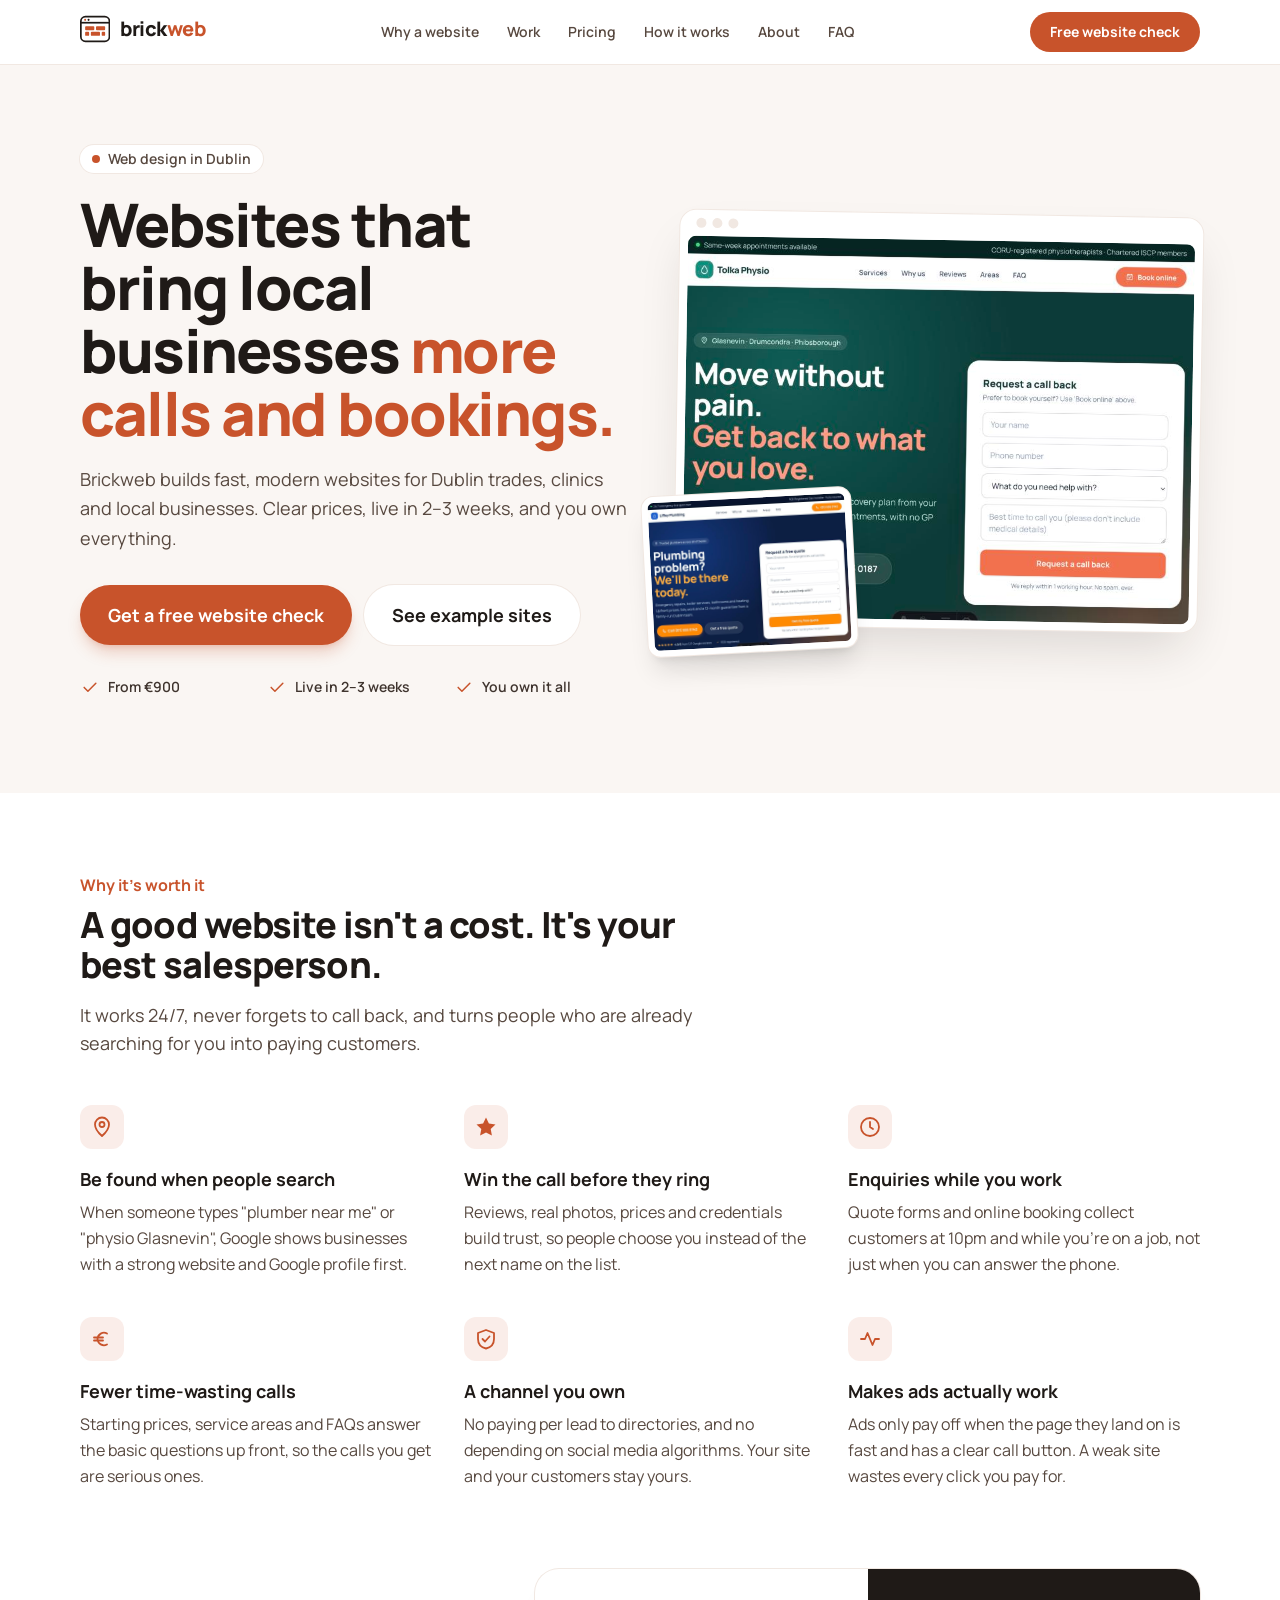
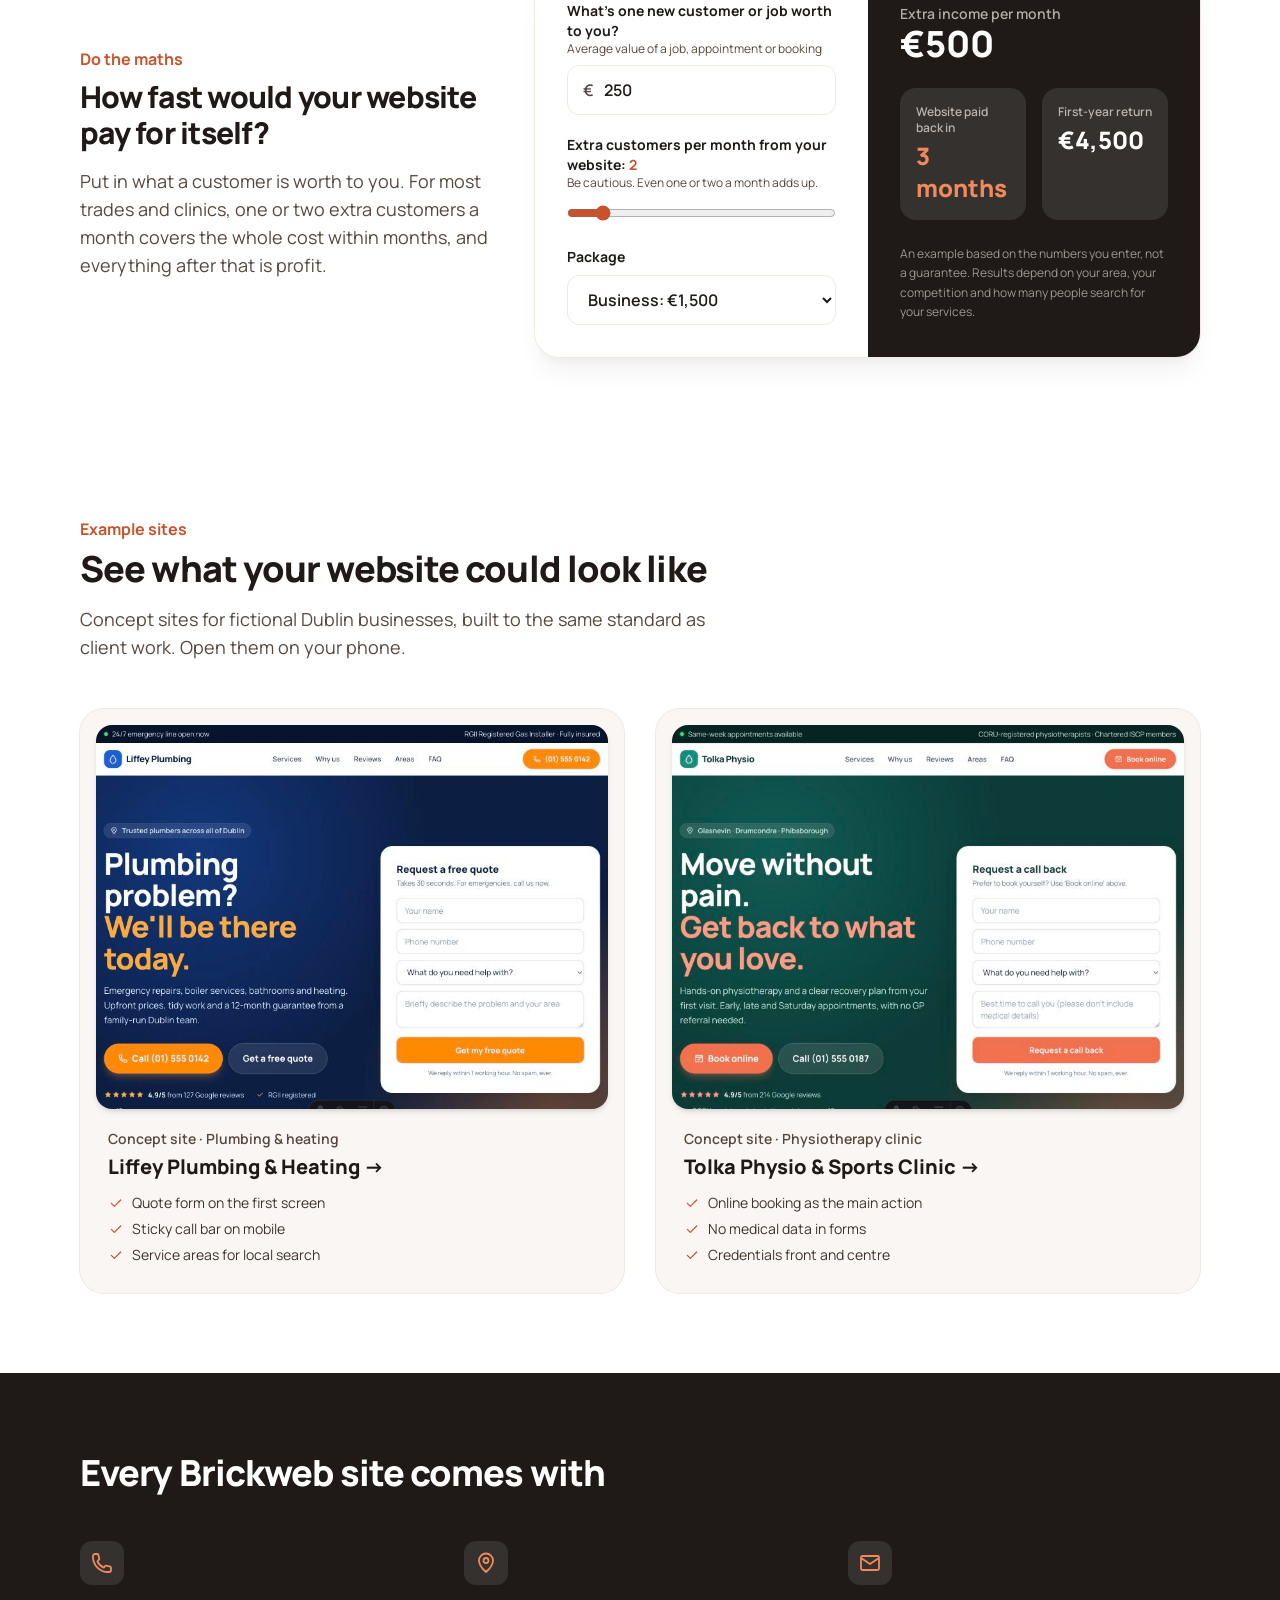
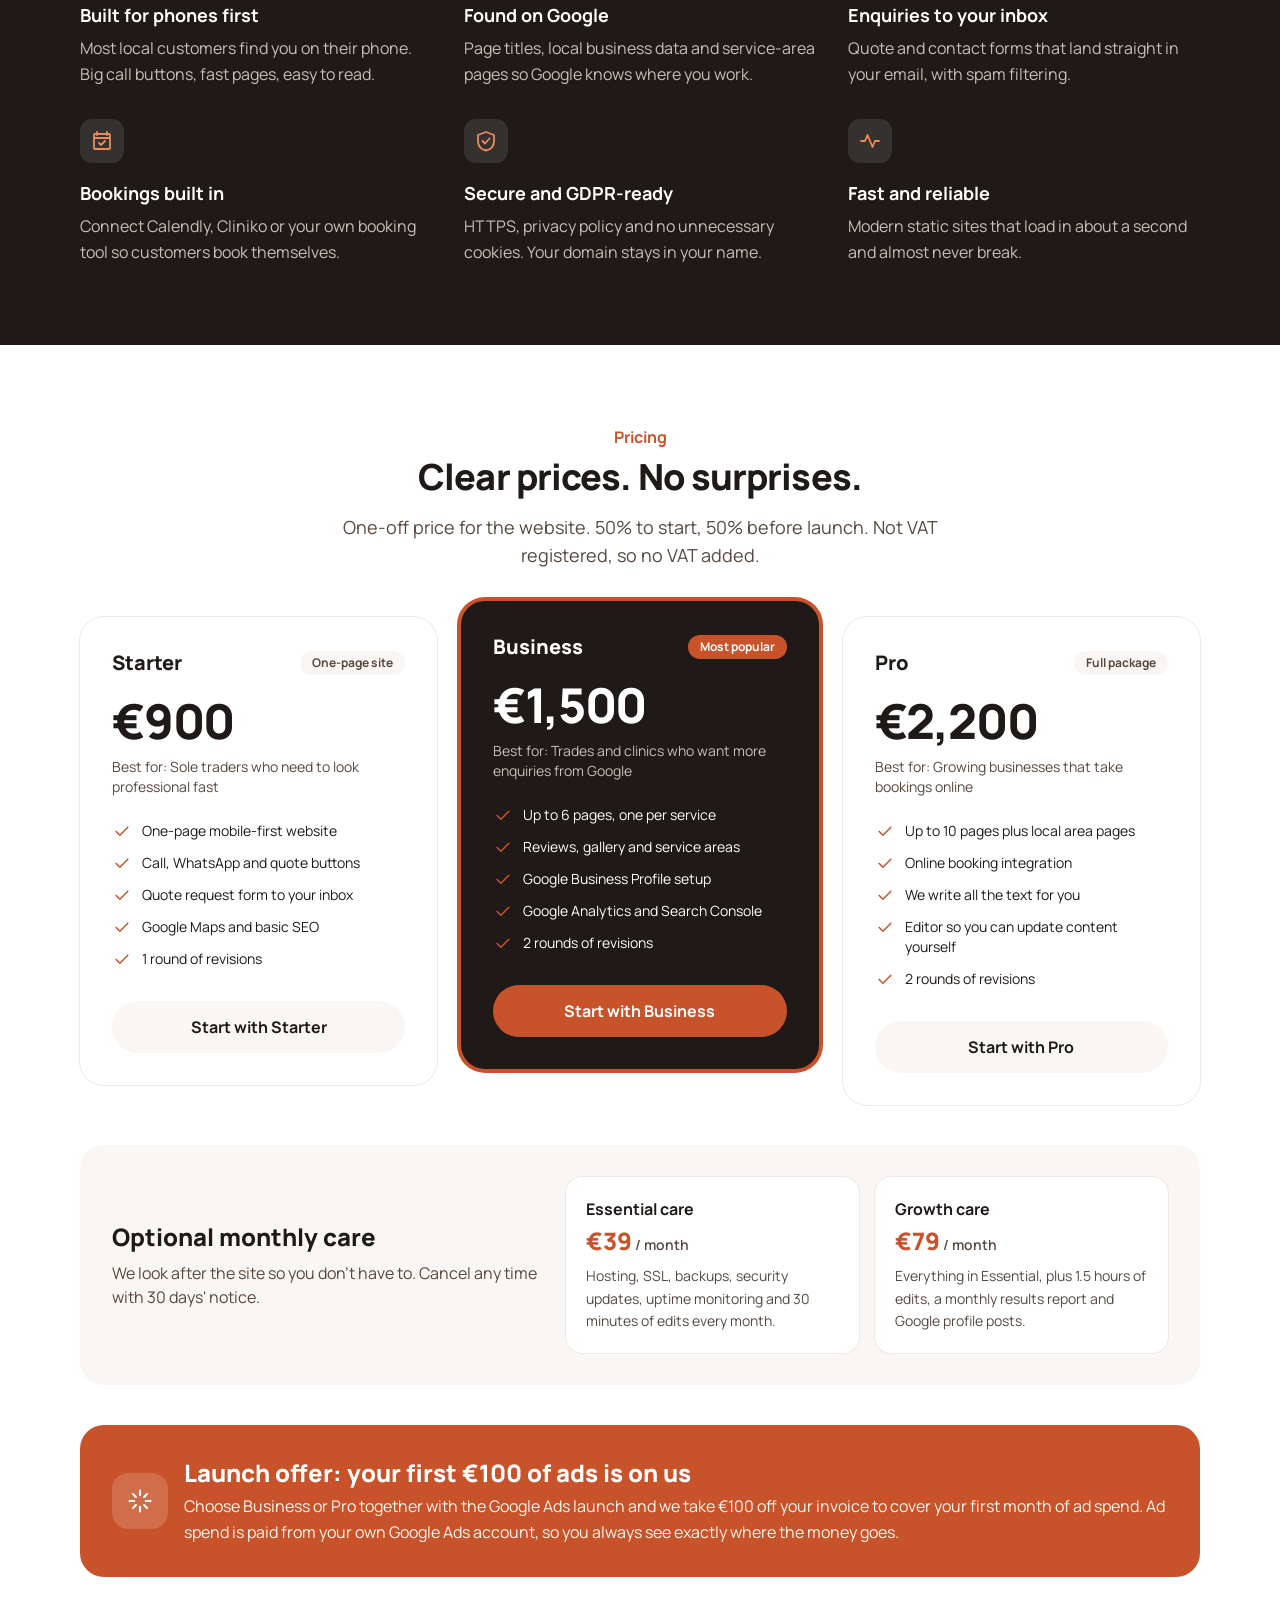
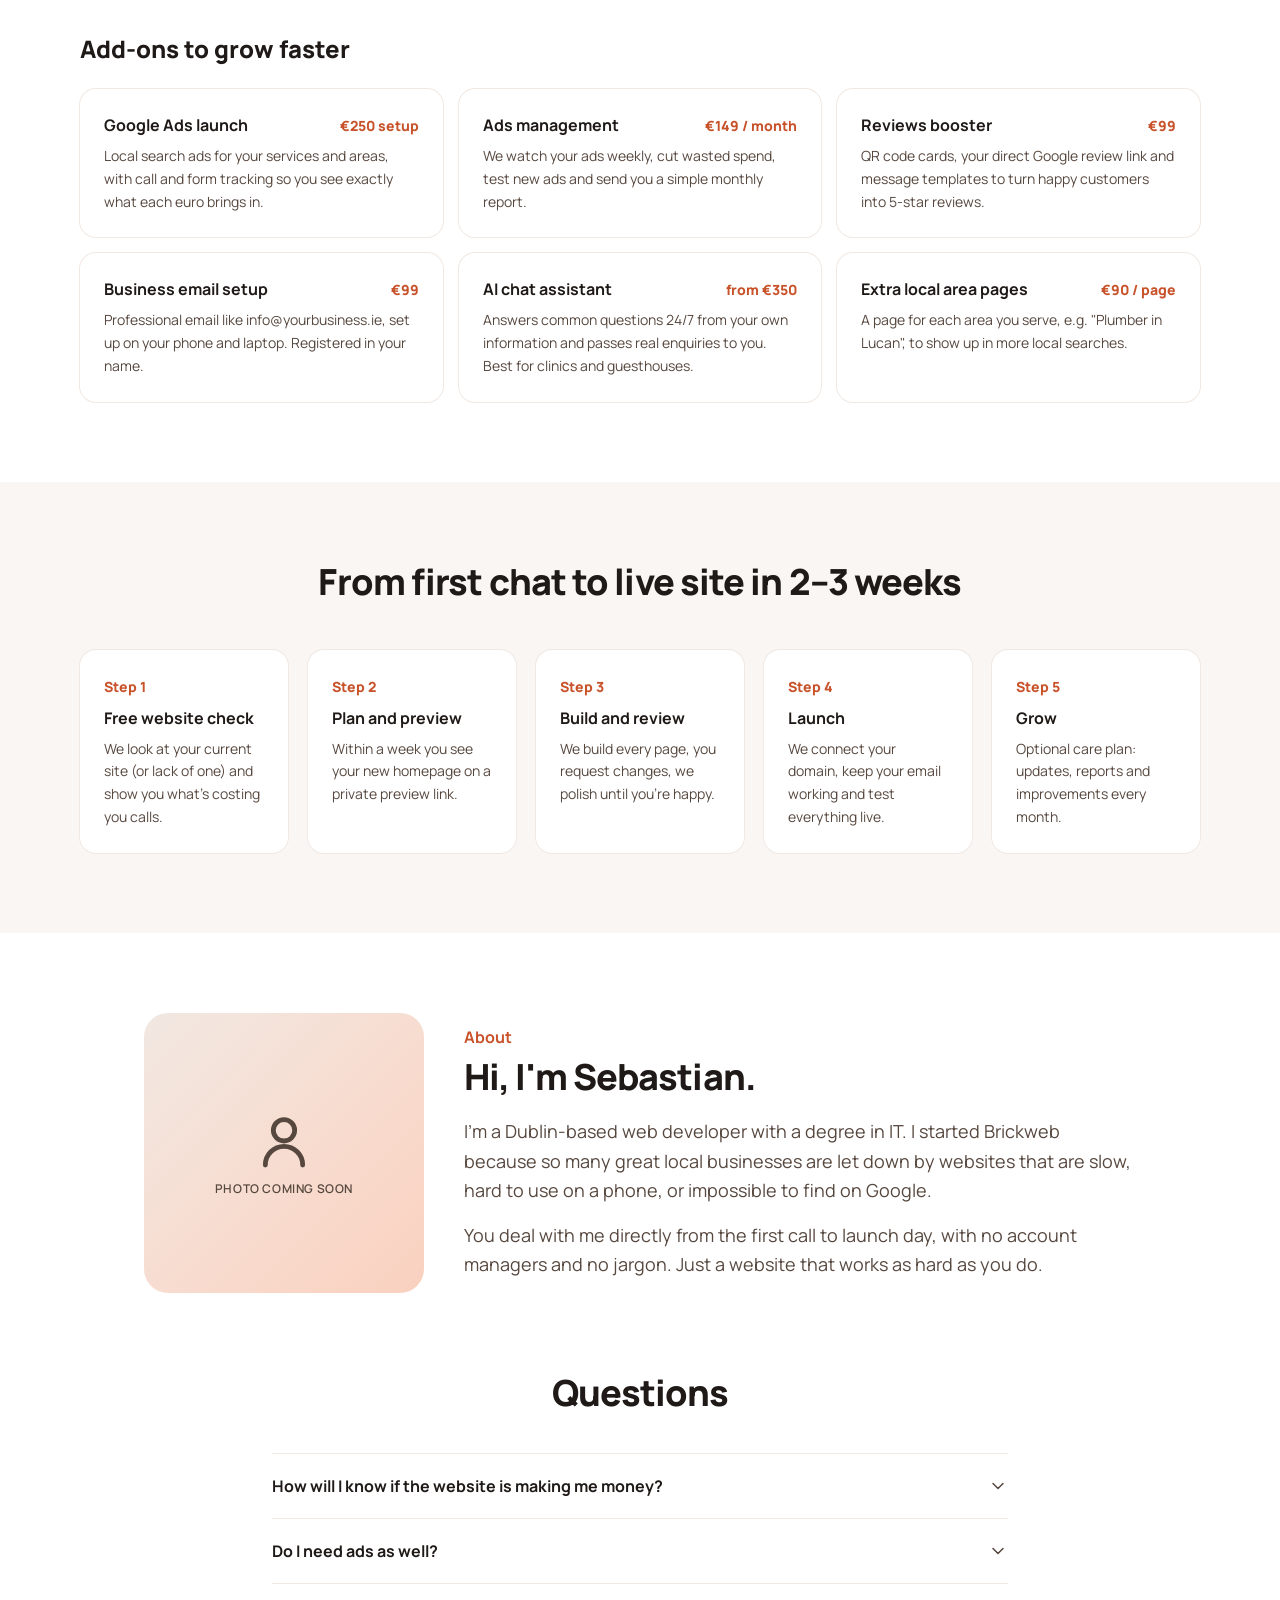
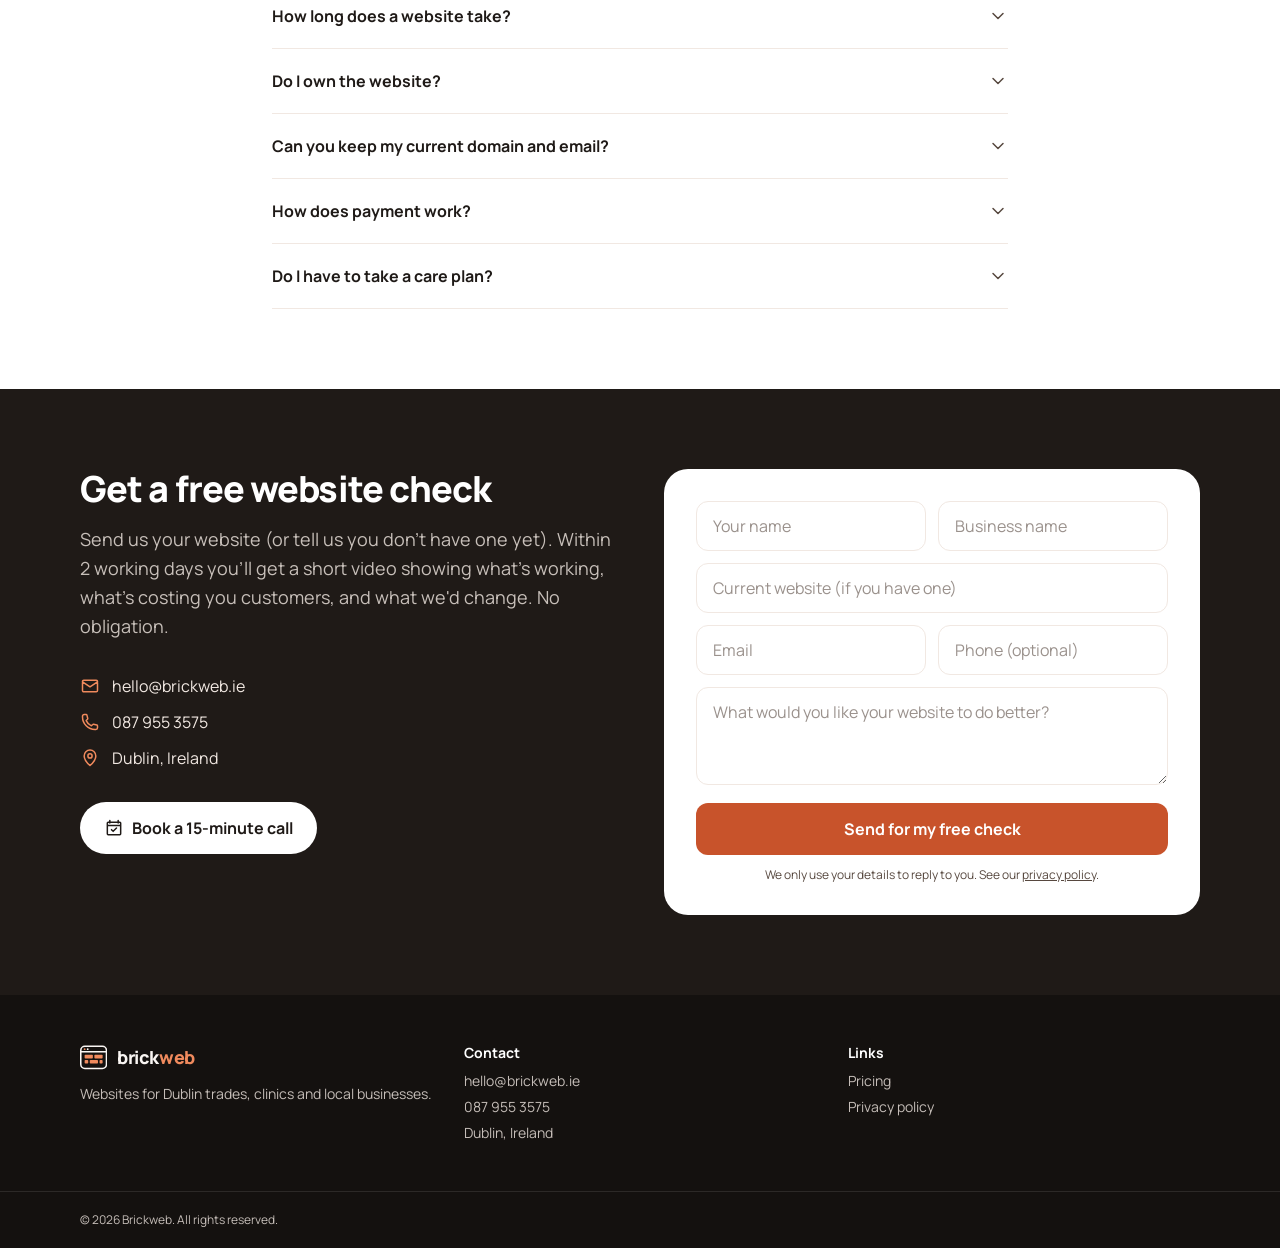
<file: index.html>
<!DOCTYPE html><html lang="en-IE"><head><meta charset="utf-8"><meta name="viewport" content="width=device-width, initial-scale=1"><title>Brickweb | Websites for Dublin trades &amp; clinics</title><meta name="description" content="Brickweb builds fast, modern websites for Dublin trades, clinics and local businesses: built to bring you more calls, quotes and bookings."><meta property="og:title" content="Brickweb | Websites for Dublin trades &amp; clinics"><meta property="og:description" content="Brickweb builds fast, modern websites for Dublin trades, clinics and local businesses: built to bring you more calls, quotes and bookings."><meta property="og:type" content="website"><meta property="og:image" content="https://brickweb.ie/work/plumbing.jpg"><meta name="theme-color" content="#1f1a17"><link rel="canonical" href="https://brickweb.ie/"><meta property="og:url" content="https://brickweb.ie/"><link rel="icon" href="/favicon.ico" sizes="48x48"><link rel="icon" type="image/png" sizes="96x96" href="/icon-96.png"><link rel="icon" type="image/png" sizes="192x192" href="/icon-192.png"><link rel="icon" type="image/svg+xml" href="/favicon.svg"><link rel="apple-touch-icon" href="/apple-touch-icon.png"><link rel="preconnect" href="https://fonts.googleapis.com"><link rel="preconnect" href="https://fonts.gstatic.com" crossorigin><link href="https://fonts.googleapis.com/css2?family=Manrope:wght@400;500;600;700;800&display=swap" rel="stylesheet"><script type="application/ld+json">{"@context":"https://schema.org","@graph":[{"@type":"WebSite","@id":"https://brickweb.ie/#website","name":"Brickweb","url":"https://brickweb.ie/"},{"@type":"ProfessionalService","@id":"https://brickweb.ie/#business","name":"Brickweb","logo":"https://brickweb.ie/icon-512.png","description":"Brickweb builds fast, modern websites for Dublin trades, clinics and local businesses: built to bring you more calls, quotes and bookings.","url":"https://brickweb.ie","email":"hello@brickweb.ie","telephone":"+353879553575","areaServed":"Dublin, Ireland","address":{"@type":"PostalAddress","addressLocality":"Dublin","addressCountry":"IE"}}]}</script><link rel="stylesheet" href="/_astro/Layout.DO-boa9R.css"></head><body class="font-sans antialiased"><header class="sticky top-0 z-40 bg-white/90 backdrop-blur border-b border-brand-100"><div class="mx-auto max-w-6xl px-4 h-16 flex items-center justify-between gap-4"><a href="/" class="text-xl" aria-label="Brickweb home"><span class="inline-flex items-center gap-2.5 "><svg class="h-[1.6em] w-auto shrink-0" viewBox="0 0 53 56" aria-hidden="true"><rect x="1.5" y="6.5" width="50" height="43" rx="8" fill="none" stroke="#1F1A17" stroke-width="3"></rect><line x1="1.5" y1="17" x2="51.5" y2="17" stroke="#1F1A17" stroke-width="3"></line><circle cx="9" cy="12" r="1.8" fill="#C8532B"></circle><circle cx="15" cy="12" r="1.8" fill="#1F1A17"></circle><rect x="9" y="23" width="16" height="7" rx="1.5" fill="#C8532B"></rect><rect x="28" y="23" width="16" height="7" rx="1.5" fill="#C8532B"></rect><rect x="9" y="33" width="7" height="7" rx="1.5" fill="#C8532B"></rect><rect x="19" y="33" width="16" height="7" rx="1.5" fill="#C8532B"></rect><rect x="38" y="33" width="6" height="7" rx="1.5" fill="#C8532B"></rect></svg><span class="font-extrabold tracking-tight" style="color:#1F1A17">brick<span style="color:#C8532B">web</span></span></span></a><nav class="hidden md:flex items-center gap-7 text-sm font-semibold text-brand-600"><a href="/#why" class="hover:text-accent-500 transition-colors">Why a website</a><a href="/#work" class="hover:text-accent-500 transition-colors">Work</a><a href="/#pricing" class="hover:text-accent-500 transition-colors">Pricing</a><a href="/#process" class="hover:text-accent-500 transition-colors">How it works</a><a href="/#about" class="hover:text-accent-500 transition-colors">About</a><a href="/#faq" class="hover:text-accent-500 transition-colors">FAQ</a></nav><div class="flex items-center gap-2"><a href="/#contact" class="inline-flex items-center whitespace-nowrap rounded-full bg-accent-500 px-4 sm:px-5 py-2.5 text-sm font-bold text-white hover:bg-accent-600 transition-colors"><span class="sm:hidden">Free check</span><span class="hidden sm:inline">Free website check</span></a><button id="menu-btn" class="md:hidden p-2 -mr-2 text-brand-900" aria-label="Open menu" aria-expanded="false"><svg class="size-6" viewBox="0 0 24 24" fill="none" stroke="currentColor" stroke-width="1.8" stroke-linecap="round" aria-hidden="true"><path d="M4 7h16M4 12h16M4 17h16"></path></svg></button></div></div><nav id="mobile-menu" class="hidden md:hidden border-t border-brand-100 bg-white"><div class="mx-auto max-w-6xl px-4 py-3 flex flex-col"><a href="/#why" class="py-3 font-semibold text-brand-700 border-b border-brand-50 last:border-0">Why a website</a><a href="/#work" class="py-3 font-semibold text-brand-700 border-b border-brand-50 last:border-0">Work</a><a href="/#pricing" class="py-3 font-semibold text-brand-700 border-b border-brand-50 last:border-0">Pricing</a><a href="/#process" class="py-3 font-semibold text-brand-700 border-b border-brand-50 last:border-0">How it works</a><a href="/#about" class="py-3 font-semibold text-brand-700 border-b border-brand-50 last:border-0">About</a><a href="/#faq" class="py-3 font-semibold text-brand-700 border-b border-brand-50 last:border-0">FAQ</a></div></nav></header><main><section class="relative overflow-hidden bg-brand-50"><div class="mx-auto max-w-6xl px-4 pt-14 pb-16 md:pt-20 md:pb-24 grid gap-12 lg:grid-cols-[1.05fr_1fr] items-center"><div><p class="inline-flex items-center gap-2 rounded-full bg-white px-3 py-1 text-sm font-semibold text-brand-600 ring-1 ring-brand-100"><span class="size-2 rounded-full bg-accent-500"></span> Web design in Dublin</p><h1 class="mt-5 text-4xl sm:text-5xl lg:text-6xl font-extrabold tracking-tight leading-[1.05] text-brand-900">Websites that bring local businesses <span class="text-accent-500">more calls and bookings.</span></h1><p class="mt-5 text-lg text-brand-600 max-w-xl leading-relaxed">Brickweb builds fast, modern websites for Dublin trades, clinics and local businesses. Clear prices, live in 2–3 weeks, and you own everything.</p><div class="mt-8 flex flex-col sm:flex-row gap-3"><a href="#contact" class="inline-flex items-center justify-center rounded-full bg-accent-500 px-7 py-4 text-lg font-bold text-white shadow-lg shadow-accent-500/25 hover:bg-accent-600 transition-colors">Get a free website check</a><a href="#work" class="inline-flex items-center justify-center rounded-full bg-white px-7 py-4 text-lg font-bold text-brand-900 ring-1 ring-brand-100 hover:ring-brand-600 transition">See example sites</a></div><ul class="mt-8 grid sm:grid-cols-3 gap-3 text-sm font-semibold text-brand-700"><li class="flex items-center gap-2"><svg class="size-5 text-accent-500" viewBox="0 0 24 24" fill="none" stroke="currentColor" stroke-width="1.8" stroke-linecap="round" stroke-linejoin="round" aria-hidden="true"><path d="m5 12.5 4.5 4.5L19 7.5"></path></svg> From €900</li><li class="flex items-center gap-2"><svg class="size-5 text-accent-500" viewBox="0 0 24 24" fill="none" stroke="currentColor" stroke-width="1.8" stroke-linecap="round" stroke-linejoin="round" aria-hidden="true"><path d="m5 12.5 4.5 4.5L19 7.5"></path></svg> Live in 2–3 weeks</li><li class="flex items-center gap-2"><svg class="size-5 text-accent-500" viewBox="0 0 24 24" fill="none" stroke="currentColor" stroke-width="1.8" stroke-linecap="round" stroke-linejoin="round" aria-hidden="true"><path d="m5 12.5 4.5 4.5L19 7.5"></path></svg> You own it all</li></ul></div><div class="relative"><div class="rounded-2xl bg-white p-2 shadow-2xl shadow-brand-900/15 ring-1 ring-brand-100 rotate-1"><div class="flex gap-1.5 px-2 pb-2"><span class="size-2.5 rounded-full bg-brand-100"></span><span class="size-2.5 rounded-full bg-brand-100"></span><span class="size-2.5 rounded-full bg-brand-100"></span></div><img src="/work/physio.jpg" alt="Example clinic website built by Brickweb" class="rounded-lg w-full" width="800" height="600"></div><div class="absolute -bottom-6 -left-4 sm:-left-8 w-2/5 rounded-xl bg-white p-1.5 shadow-xl ring-1 ring-brand-100 -rotate-3"><img src="/work/plumbing.jpg" alt="Example plumbing website built by Brickweb" class="rounded-md w-full" width="800" height="600"></div></div></div></section><section id="why" class="scroll-mt-20 mx-auto max-w-6xl px-4 py-20"><div class="max-w-2xl"><p class="font-bold text-accent-500">Why it's worth it</p><h2 class="mt-2 text-3xl sm:text-4xl font-extrabold tracking-tight text-brand-900">A good website isn't a cost. It's your best salesperson.</h2><p class="mt-4 text-lg text-brand-600">It works 24/7, never forgets to call back, and turns people who are already searching for you into paying customers.</p></div><div class="mt-12 grid gap-x-8 gap-y-10 sm:grid-cols-2 lg:grid-cols-3"><div><span class="grid place-items-center size-11 rounded-xl bg-accent-500/10 text-accent-500"><svg class="size-6" viewBox="0 0 24 24" fill="none" stroke="currentColor" stroke-width="1.8" stroke-linecap="round" stroke-linejoin="round" aria-hidden="true"><path d="M12 21s7-6.1 7-11.5a7 7 0 1 0-14 0C5 14.9 12 21 12 21Zm0-9a2.5 2.5 0 1 0 0-5 2.5 2.5 0 0 0 0 5Z"></path></svg></span><h3 class="mt-4 font-bold text-lg text-brand-900">Be found when people search</h3><p class="mt-1.5 text-brand-600 leading-relaxed">When someone types &quot;plumber near me&quot; or &quot;physio Glasnevin&quot;, Google shows businesses with a strong website and Google profile first.</p></div><div><span class="grid place-items-center size-11 rounded-xl bg-accent-500/10 text-accent-500"><svg class="size-6" viewBox="0 0 24 24" fill="currentColor" stroke="none" stroke-width="1.8" stroke-linecap="round" stroke-linejoin="round" aria-hidden="true"><path d="m12 2.5 2.9 6 6.6.9-4.8 4.6 1.2 6.5L12 17.4l-5.9 3.1 1.2-6.5L2.5 9.4l6.6-.9L12 2.5Z"></path></svg></span><h3 class="mt-4 font-bold text-lg text-brand-900">Win the call before they ring</h3><p class="mt-1.5 text-brand-600 leading-relaxed">Reviews, real photos, prices and credentials build trust, so people choose you instead of the next name on the list.</p></div><div><span class="grid place-items-center size-11 rounded-xl bg-accent-500/10 text-accent-500"><svg class="size-6" viewBox="0 0 24 24" fill="none" stroke="currentColor" stroke-width="1.8" stroke-linecap="round" stroke-linejoin="round" aria-hidden="true"><path d="M12 7v5l3 2m6-2a9 9 0 1 1-18 0 9 9 0 0 1 18 0Z"></path></svg></span><h3 class="mt-4 font-bold text-lg text-brand-900">Enquiries while you work</h3><p class="mt-1.5 text-brand-600 leading-relaxed">Quote forms and online booking collect customers at 10pm and while you&#39;re on a job, not just when you can answer the phone.</p></div><div><span class="grid place-items-center size-11 rounded-xl bg-accent-500/10 text-accent-500"><svg class="size-6" viewBox="0 0 24 24" fill="none" stroke="currentColor" stroke-width="1.8" stroke-linecap="round" stroke-linejoin="round" aria-hidden="true"><path d="M17 6.5A6.5 6.5 0 0 0 7.5 12a6.5 6.5 0 0 0 9.5 5.5M4 10.5h9m-9 3h9"></path></svg></span><h3 class="mt-4 font-bold text-lg text-brand-900">Fewer time-wasting calls</h3><p class="mt-1.5 text-brand-600 leading-relaxed">Starting prices, service areas and FAQs answer the basic questions up front, so the calls you get are serious ones.</p></div><div><span class="grid place-items-center size-11 rounded-xl bg-accent-500/10 text-accent-500"><svg class="size-6" viewBox="0 0 24 24" fill="none" stroke="currentColor" stroke-width="1.8" stroke-linecap="round" stroke-linejoin="round" aria-hidden="true"><path d="M12 3 4 6v6c0 5 3.4 8.4 8 9.5 4.6-1.1 8-4.5 8-9.5V6l-8-3Zm-3.5 9 2.5 2.5 4.5-5"></path></svg></span><h3 class="mt-4 font-bold text-lg text-brand-900">A channel you own</h3><p class="mt-1.5 text-brand-600 leading-relaxed">No paying per lead to directories, and no depending on social media algorithms. Your site and your customers stay yours.</p></div><div><span class="grid place-items-center size-11 rounded-xl bg-accent-500/10 text-accent-500"><svg class="size-6" viewBox="0 0 24 24" fill="none" stroke="currentColor" stroke-width="1.8" stroke-linecap="round" stroke-linejoin="round" aria-hidden="true"><path d="M3 12h4l2.5-6 5 12L17 12h4"></path></svg></span><h3 class="mt-4 font-bold text-lg text-brand-900">Makes ads actually work</h3><p class="mt-1.5 text-brand-600 leading-relaxed">Ads only pay off when the page they land on is fast and has a clear call button. A weak site wastes every click you pay for.</p></div></div><div class="mt-20 grid gap-10 lg:grid-cols-[1fr_1.6fr] items-center"><div><p class="font-bold text-accent-500">Do the maths</p><h3 class="mt-2 text-3xl font-extrabold tracking-tight text-brand-900">How fast would your website pay for itself?</h3><p class="mt-4 text-lg text-brand-600">Put in what a customer is worth to you. For most trades and clinics, one or two extra customers a month covers the whole cost within months, and everything after that is profit.</p></div><div id="payback" class="rounded-3xl bg-white ring-1 ring-brand-100 shadow-xl shadow-brand-900/5 grid lg:grid-cols-2 overflow-hidden"><form class="p-6 sm:p-8 space-y-5" onsubmit="return false"><label class="block"><span class="block text-sm font-bold text-brand-900">What's one new customer or job worth to you?</span><span class="block text-xs text-brand-600 mb-2">Average value of a job, appointment or booking</span><div class="relative"><span class="absolute left-4 top-1/2 -translate-y-1/2 font-semibold text-brand-600">€</span><input id="pb-value" class="w-full rounded-xl border border-brand-100 bg-white px-4 py-3 text-brand-900 font-semibold focus:border-accent-500 focus:outline-none focus:ring-4 focus:ring-accent-500/15 pl-9" type="number" min="10" step="10" value="250" inputmode="numeric"></div></label><label class="block"><span class="block text-sm font-bold text-brand-900">Extra customers per month from your website: <span id="pb-extra-out" class="text-accent-500">2</span></span><span class="block text-xs text-brand-600 mb-3">Be cautious. Even one or two a month adds up.</span><input id="pb-extra" type="range" min="1" max="10" value="2" class="w-full accent-[var(--color-accent-500)]"></label><label class="block"><span class="block text-sm font-bold text-brand-900 mb-2">Package</span><select id="pb-package" class="w-full rounded-xl border border-brand-100 bg-white px-4 py-3 text-brand-900 font-semibold focus:border-accent-500 focus:outline-none focus:ring-4 focus:ring-accent-500/15"><option value="900">Starter: €900</option><option value="1500" selected>Business: €1,500</option><option value="2200">Pro: €2,200</option></select></label></form><div class="bg-brand-900 text-white p-6 sm:p-8 flex flex-col justify-center" aria-live="polite"><p class="text-sm font-semibold text-brand-100/70">Extra income per month</p><p id="pb-month" class="text-4xl font-extrabold">€500</p><div class="mt-6 grid grid-cols-2 gap-4"><div class="rounded-2xl bg-white/10 p-4"><p class="text-xs font-semibold text-brand-100/70">Website paid back in</p><p id="pb-payback" class="mt-1 text-xl sm:text-2xl font-extrabold text-accent-400">3 months</p></div><div class="rounded-2xl bg-white/10 p-4"><p class="text-xs font-semibold text-brand-100/70">First-year return</p><p id="pb-year" class="mt-1 text-xl sm:text-2xl font-extrabold">€4,500</p></div></div><p class="mt-6 text-xs text-brand-100/60 leading-relaxed">An example based on the numbers you enter, not a guarantee. Results depend on your area, your competition and how many people search for your services.</p></div></div><script type="module">var e=e=>document.getElementById(e),t=e=>`€`+Math.round(e).toLocaleString(`en-IE`);function n(){let n=Math.max(0,Number(e(`pb-value`).value)||0),r=Number(e(`pb-extra`).value),i=Number(e(`pb-package`).value),a=n*r;if(e(`pb-extra-out`).textContent=String(r),e(`pb-month`).textContent=t(a),a<=0){e(`pb-payback`).textContent=`—`,e(`pb-year`).textContent=`—`;return}let o=i/a;e(`pb-payback`).textContent=o<=1?Math.ceil(o*4.3)<=1?`1 week`:`${Math.ceil(o*4.3)} weeks`:`${Math.ceil(o)} months`,e(`pb-year`).textContent=t(a*12-i)}[`pb-value`,`pb-extra`,`pb-package`].forEach(t=>e(t).addEventListener(`input`,n)),n();</script></div></section><section id="work" class="scroll-mt-20 mx-auto max-w-6xl px-4 py-20"><div class="max-w-2xl"><p class="font-bold text-accent-500">Example sites</p><h2 class="mt-2 text-3xl sm:text-4xl font-extrabold tracking-tight text-brand-900">See what your website could look like</h2><p class="mt-4 text-lg text-brand-600">Concept sites for fictional Dublin businesses, built to the same standard as client work. Open them on your phone.</p></div><div class="mt-12 grid gap-8 md:grid-cols-2"><a href="https://brickweb-plumbing-demo.netlify.app" target="_blank" rel="noopener" class="group block rounded-3xl bg-brand-50 p-4 ring-1 ring-brand-100 hover:ring-accent-500 transition"><img src="/work/plumbing.jpg" alt="Liffey Plumbing &amp; Heating website" class="rounded-2xl w-full shadow-md" width="800" height="600" loading="lazy"><div class="p-3 pt-5"><p class="text-sm font-semibold text-brand-600">Concept site · Plumbing &amp; heating</p><h3 class="mt-1 text-xl font-extrabold text-brand-900 group-hover:text-accent-500 transition-colors">Liffey Plumbing &amp; Heating →</h3><ul class="mt-3 space-y-1.5 text-sm text-brand-700"><li class="flex gap-2"><svg class="size-4 mt-0.5 text-accent-500 shrink-0" viewBox="0 0 24 24" fill="none" stroke="currentColor" stroke-width="1.8" stroke-linecap="round" stroke-linejoin="round" aria-hidden="true"><path d="m5 12.5 4.5 4.5L19 7.5"></path></svg>Quote form on the first screen</li><li class="flex gap-2"><svg class="size-4 mt-0.5 text-accent-500 shrink-0" viewBox="0 0 24 24" fill="none" stroke="currentColor" stroke-width="1.8" stroke-linecap="round" stroke-linejoin="round" aria-hidden="true"><path d="m5 12.5 4.5 4.5L19 7.5"></path></svg>Sticky call bar on mobile</li><li class="flex gap-2"><svg class="size-4 mt-0.5 text-accent-500 shrink-0" viewBox="0 0 24 24" fill="none" stroke="currentColor" stroke-width="1.8" stroke-linecap="round" stroke-linejoin="round" aria-hidden="true"><path d="m5 12.5 4.5 4.5L19 7.5"></path></svg>Service areas for local search</li></ul></div></a><a href="https://brickweb-physio-demo.netlify.app" target="_blank" rel="noopener" class="group block rounded-3xl bg-brand-50 p-4 ring-1 ring-brand-100 hover:ring-accent-500 transition"><img src="/work/physio.jpg" alt="Tolka Physio &amp; Sports Clinic website" class="rounded-2xl w-full shadow-md" width="800" height="600" loading="lazy"><div class="p-3 pt-5"><p class="text-sm font-semibold text-brand-600">Concept site · Physiotherapy clinic</p><h3 class="mt-1 text-xl font-extrabold text-brand-900 group-hover:text-accent-500 transition-colors">Tolka Physio &amp; Sports Clinic →</h3><ul class="mt-3 space-y-1.5 text-sm text-brand-700"><li class="flex gap-2"><svg class="size-4 mt-0.5 text-accent-500 shrink-0" viewBox="0 0 24 24" fill="none" stroke="currentColor" stroke-width="1.8" stroke-linecap="round" stroke-linejoin="round" aria-hidden="true"><path d="m5 12.5 4.5 4.5L19 7.5"></path></svg>Online booking as the main action</li><li class="flex gap-2"><svg class="size-4 mt-0.5 text-accent-500 shrink-0" viewBox="0 0 24 24" fill="none" stroke="currentColor" stroke-width="1.8" stroke-linecap="round" stroke-linejoin="round" aria-hidden="true"><path d="m5 12.5 4.5 4.5L19 7.5"></path></svg>No medical data in forms</li><li class="flex gap-2"><svg class="size-4 mt-0.5 text-accent-500 shrink-0" viewBox="0 0 24 24" fill="none" stroke="currentColor" stroke-width="1.8" stroke-linecap="round" stroke-linejoin="round" aria-hidden="true"><path d="m5 12.5 4.5 4.5L19 7.5"></path></svg>Credentials front and centre</li></ul></div></a></div></section><section class="bg-brand-900 text-white"><div class="mx-auto max-w-6xl px-4 py-20"><h2 class="text-3xl sm:text-4xl font-extrabold tracking-tight max-w-2xl">Every Brickweb site comes with</h2><div class="mt-12 grid gap-8 sm:grid-cols-2 lg:grid-cols-3"><div><span class="grid place-items-center size-11 rounded-xl bg-white/10 text-accent-400"><svg class="size-6" viewBox="0 0 24 24" fill="none" stroke="currentColor" stroke-width="1.8" stroke-linecap="round" stroke-linejoin="round" aria-hidden="true"><path d="M3 5a2 2 0 0 1 2-2h2.3a1 1 0 0 1 1 .76l1 4a1 1 0 0 1-.29.95L7.4 10.3a12 12 0 0 0 6.3 6.3l1.6-1.6a1 1 0 0 1 .95-.29l4 1a1 1 0 0 1 .76 1V19a2 2 0 0 1-2 2h-1C9.82 21 3 14.18 3 6V5Z"></path></svg></span><h3 class="mt-4 font-bold text-lg">Built for phones first</h3><p class="mt-1.5 text-brand-100/80 leading-relaxed">Most local customers find you on their phone. Big call buttons, fast pages, easy to read.</p></div><div><span class="grid place-items-center size-11 rounded-xl bg-white/10 text-accent-400"><svg class="size-6" viewBox="0 0 24 24" fill="none" stroke="currentColor" stroke-width="1.8" stroke-linecap="round" stroke-linejoin="round" aria-hidden="true"><path d="M12 21s7-6.1 7-11.5a7 7 0 1 0-14 0C5 14.9 12 21 12 21Zm0-9a2.5 2.5 0 1 0 0-5 2.5 2.5 0 0 0 0 5Z"></path></svg></span><h3 class="mt-4 font-bold text-lg">Found on Google</h3><p class="mt-1.5 text-brand-100/80 leading-relaxed">Page titles, local business data and service-area pages so Google knows where you work.</p></div><div><span class="grid place-items-center size-11 rounded-xl bg-white/10 text-accent-400"><svg class="size-6" viewBox="0 0 24 24" fill="none" stroke="currentColor" stroke-width="1.8" stroke-linecap="round" stroke-linejoin="round" aria-hidden="true"><path d="M3 6.5A1.5 1.5 0 0 1 4.5 5h15A1.5 1.5 0 0 1 21 6.5v11a1.5 1.5 0 0 1-1.5 1.5h-15A1.5 1.5 0 0 1 3 17.5v-11Zm0 .5 9 6 9-6"></path></svg></span><h3 class="mt-4 font-bold text-lg">Enquiries to your inbox</h3><p class="mt-1.5 text-brand-100/80 leading-relaxed">Quote and contact forms that land straight in your email, with spam filtering.</p></div><div><span class="grid place-items-center size-11 rounded-xl bg-white/10 text-accent-400"><svg class="size-6" viewBox="0 0 24 24" fill="none" stroke="currentColor" stroke-width="1.8" stroke-linecap="round" stroke-linejoin="round" aria-hidden="true"><path d="M7 3v3m10-3v3M4 9h16M5 5h14a1 1 0 0 1 1 1v13a1 1 0 0 1-1 1H5a1 1 0 0 1-1-1V6a1 1 0 0 1 1-1Zm4 9 2 2 4-4"></path></svg></span><h3 class="mt-4 font-bold text-lg">Bookings built in</h3><p class="mt-1.5 text-brand-100/80 leading-relaxed">Connect Calendly, Cliniko or your own booking tool so customers book themselves.</p></div><div><span class="grid place-items-center size-11 rounded-xl bg-white/10 text-accent-400"><svg class="size-6" viewBox="0 0 24 24" fill="none" stroke="currentColor" stroke-width="1.8" stroke-linecap="round" stroke-linejoin="round" aria-hidden="true"><path d="M12 3 4 6v6c0 5 3.4 8.4 8 9.5 4.6-1.1 8-4.5 8-9.5V6l-8-3Zm-3.5 9 2.5 2.5 4.5-5"></path></svg></span><h3 class="mt-4 font-bold text-lg">Secure and GDPR-ready</h3><p class="mt-1.5 text-brand-100/80 leading-relaxed">HTTPS, privacy policy and no unnecessary cookies. Your domain stays in your name.</p></div><div><span class="grid place-items-center size-11 rounded-xl bg-white/10 text-accent-400"><svg class="size-6" viewBox="0 0 24 24" fill="none" stroke="currentColor" stroke-width="1.8" stroke-linecap="round" stroke-linejoin="round" aria-hidden="true"><path d="M3 12h4l2.5-6 5 12L17 12h4"></path></svg></span><h3 class="mt-4 font-bold text-lg">Fast and reliable</h3><p class="mt-1.5 text-brand-100/80 leading-relaxed">Modern static sites that load in about a second and almost never break.</p></div></div></div></section><section id="pricing" class="scroll-mt-20 mx-auto max-w-6xl px-4 py-20"><div class="text-center max-w-2xl mx-auto"><p class="font-bold text-accent-500">Pricing</p><h2 class="mt-2 text-3xl sm:text-4xl font-extrabold tracking-tight text-brand-900">Clear prices. No surprises.</h2><p class="mt-4 text-lg text-brand-600">One-off price for the website. 50% to start, 50% before launch. Not VAT registered, so no VAT added.</p></div><div class="mt-12 grid gap-6 lg:grid-cols-3 items-start"><div class="rounded-3xl p-8 bg-white ring-1 ring-brand-100"><div class="flex items-center justify-between"><h3 class="text-xl font-extrabold">Starter</h3><span class="rounded-full px-3 py-1 text-xs font-bold bg-brand-50 text-brand-600">One-page site</span></div><p class="mt-5 text-5xl font-extrabold tracking-tight">€900</p><p class="mt-3 text-sm text-brand-600">Best for: Sole traders who need to look professional fast</p><ul class="mt-6 space-y-3 text-sm"><li class="flex gap-2.5"><svg class="size-5 text-accent-500 shrink-0" viewBox="0 0 24 24" fill="none" stroke="currentColor" stroke-width="1.8" stroke-linecap="round" stroke-linejoin="round" aria-hidden="true"><path d="m5 12.5 4.5 4.5L19 7.5"></path></svg>One-page mobile-first website</li><li class="flex gap-2.5"><svg class="size-5 text-accent-500 shrink-0" viewBox="0 0 24 24" fill="none" stroke="currentColor" stroke-width="1.8" stroke-linecap="round" stroke-linejoin="round" aria-hidden="true"><path d="m5 12.5 4.5 4.5L19 7.5"></path></svg>Call, WhatsApp and quote buttons</li><li class="flex gap-2.5"><svg class="size-5 text-accent-500 shrink-0" viewBox="0 0 24 24" fill="none" stroke="currentColor" stroke-width="1.8" stroke-linecap="round" stroke-linejoin="round" aria-hidden="true"><path d="m5 12.5 4.5 4.5L19 7.5"></path></svg>Quote request form to your inbox</li><li class="flex gap-2.5"><svg class="size-5 text-accent-500 shrink-0" viewBox="0 0 24 24" fill="none" stroke="currentColor" stroke-width="1.8" stroke-linecap="round" stroke-linejoin="round" aria-hidden="true"><path d="m5 12.5 4.5 4.5L19 7.5"></path></svg>Google Maps and basic SEO</li><li class="flex gap-2.5"><svg class="size-5 text-accent-500 shrink-0" viewBox="0 0 24 24" fill="none" stroke="currentColor" stroke-width="1.8" stroke-linecap="round" stroke-linejoin="round" aria-hidden="true"><path d="m5 12.5 4.5 4.5L19 7.5"></path></svg>1 round of revisions</li></ul><a href="#contact" class="mt-8 block text-center rounded-full px-6 py-3.5 font-bold transition-colors bg-brand-50 text-brand-900 hover:bg-brand-100">Start with Starter</a></div><div class="rounded-3xl p-8 bg-brand-900 text-white ring-4 ring-accent-500 lg:-mt-4"><div class="flex items-center justify-between"><h3 class="text-xl font-extrabold">Business</h3><span class="rounded-full px-3 py-1 text-xs font-bold bg-accent-500 text-white">Most popular</span></div><p class="mt-5 text-5xl font-extrabold tracking-tight">€1,500</p><p class="mt-3 text-sm text-brand-100/80">Best for: Trades and clinics who want more enquiries from Google</p><ul class="mt-6 space-y-3 text-sm"><li class="flex gap-2.5"><svg class="size-5 text-accent-500 shrink-0" viewBox="0 0 24 24" fill="none" stroke="currentColor" stroke-width="1.8" stroke-linecap="round" stroke-linejoin="round" aria-hidden="true"><path d="m5 12.5 4.5 4.5L19 7.5"></path></svg>Up to 6 pages, one per service</li><li class="flex gap-2.5"><svg class="size-5 text-accent-500 shrink-0" viewBox="0 0 24 24" fill="none" stroke="currentColor" stroke-width="1.8" stroke-linecap="round" stroke-linejoin="round" aria-hidden="true"><path d="m5 12.5 4.5 4.5L19 7.5"></path></svg>Reviews, gallery and service areas</li><li class="flex gap-2.5"><svg class="size-5 text-accent-500 shrink-0" viewBox="0 0 24 24" fill="none" stroke="currentColor" stroke-width="1.8" stroke-linecap="round" stroke-linejoin="round" aria-hidden="true"><path d="m5 12.5 4.5 4.5L19 7.5"></path></svg>Google Business Profile setup</li><li class="flex gap-2.5"><svg class="size-5 text-accent-500 shrink-0" viewBox="0 0 24 24" fill="none" stroke="currentColor" stroke-width="1.8" stroke-linecap="round" stroke-linejoin="round" aria-hidden="true"><path d="m5 12.5 4.5 4.5L19 7.5"></path></svg>Google Analytics and Search Console</li><li class="flex gap-2.5"><svg class="size-5 text-accent-500 shrink-0" viewBox="0 0 24 24" fill="none" stroke="currentColor" stroke-width="1.8" stroke-linecap="round" stroke-linejoin="round" aria-hidden="true"><path d="m5 12.5 4.5 4.5L19 7.5"></path></svg>2 rounds of revisions</li></ul><a href="#contact" class="mt-8 block text-center rounded-full px-6 py-3.5 font-bold transition-colors bg-accent-500 text-white hover:bg-accent-600">Start with Business</a></div><div class="rounded-3xl p-8 bg-white ring-1 ring-brand-100"><div class="flex items-center justify-between"><h3 class="text-xl font-extrabold">Pro</h3><span class="rounded-full px-3 py-1 text-xs font-bold bg-brand-50 text-brand-600">Full package</span></div><p class="mt-5 text-5xl font-extrabold tracking-tight">€2,200</p><p class="mt-3 text-sm text-brand-600">Best for: Growing businesses that take bookings online</p><ul class="mt-6 space-y-3 text-sm"><li class="flex gap-2.5"><svg class="size-5 text-accent-500 shrink-0" viewBox="0 0 24 24" fill="none" stroke="currentColor" stroke-width="1.8" stroke-linecap="round" stroke-linejoin="round" aria-hidden="true"><path d="m5 12.5 4.5 4.5L19 7.5"></path></svg>Up to 10 pages plus local area pages</li><li class="flex gap-2.5"><svg class="size-5 text-accent-500 shrink-0" viewBox="0 0 24 24" fill="none" stroke="currentColor" stroke-width="1.8" stroke-linecap="round" stroke-linejoin="round" aria-hidden="true"><path d="m5 12.5 4.5 4.5L19 7.5"></path></svg>Online booking integration</li><li class="flex gap-2.5"><svg class="size-5 text-accent-500 shrink-0" viewBox="0 0 24 24" fill="none" stroke="currentColor" stroke-width="1.8" stroke-linecap="round" stroke-linejoin="round" aria-hidden="true"><path d="m5 12.5 4.5 4.5L19 7.5"></path></svg>We write all the text for you</li><li class="flex gap-2.5"><svg class="size-5 text-accent-500 shrink-0" viewBox="0 0 24 24" fill="none" stroke="currentColor" stroke-width="1.8" stroke-linecap="round" stroke-linejoin="round" aria-hidden="true"><path d="m5 12.5 4.5 4.5L19 7.5"></path></svg>Editor so you can update content yourself</li><li class="flex gap-2.5"><svg class="size-5 text-accent-500 shrink-0" viewBox="0 0 24 24" fill="none" stroke="currentColor" stroke-width="1.8" stroke-linecap="round" stroke-linejoin="round" aria-hidden="true"><path d="m5 12.5 4.5 4.5L19 7.5"></path></svg>2 rounds of revisions</li></ul><a href="#contact" class="mt-8 block text-center rounded-full px-6 py-3.5 font-bold transition-colors bg-brand-50 text-brand-900 hover:bg-brand-100">Start with Pro</a></div></div><div class="mt-10 rounded-3xl bg-brand-50 p-8 grid gap-6 md:grid-cols-[1fr_1.4fr] items-center"><div><h3 class="text-2xl font-extrabold text-brand-900">Optional monthly care</h3><p class="mt-2 text-brand-600">We look after the site so you don't have to. Cancel any time with 30 days' notice.</p></div><div class="grid gap-4 sm:grid-cols-2"><div class="rounded-2xl bg-white p-5 ring-1 ring-brand-100"><p class="font-bold text-brand-900">Essential care</p><p class="mt-1 text-2xl font-extrabold text-accent-500">€39<span class="text-sm font-semibold text-brand-600"> / month</span></p><p class="mt-2 text-sm text-brand-600 leading-relaxed">Hosting, SSL, backups, security updates, uptime monitoring and 30 minutes of edits every month.</p></div><div class="rounded-2xl bg-white p-5 ring-1 ring-brand-100"><p class="font-bold text-brand-900">Growth care</p><p class="mt-1 text-2xl font-extrabold text-accent-500">€79<span class="text-sm font-semibold text-brand-600"> / month</span></p><p class="mt-2 text-sm text-brand-600 leading-relaxed">Everything in Essential, plus 1.5 hours of edits, a monthly results report and Google profile posts.</p></div></div></div><div class="mt-10 rounded-3xl bg-accent-500 p-8 text-white grid gap-4 md:grid-cols-[auto_1fr] items-center"><span class="grid place-items-center size-14 rounded-2xl bg-white/15"><svg class="size-7" viewBox="0 0 24 24" fill="none" stroke="currentColor" stroke-width="1.8" stroke-linecap="round" stroke-linejoin="round" aria-hidden="true"><path d="M12 3v4m0 10v4M3 12h4m10 0h4M6 6l2.5 2.5M15.5 15.5 18 18M18 6l-2.5 2.5M8.5 15.5 6 18"></path></svg></span><div><h3 class="text-2xl font-extrabold">Launch offer: your first €100 of ads is on us</h3><p class="mt-1 text-orange-50 leading-relaxed">Choose Business or Pro together with the Google Ads launch and we take €100 off your invoice to cover your first month of ad spend. Ad spend is paid from your own Google Ads account, so you always see exactly where the money goes.</p></div></div><div class="mt-14"><h3 class="text-2xl font-extrabold text-brand-900">Add-ons to grow faster</h3><div class="mt-6 grid gap-4 sm:grid-cols-2 lg:grid-cols-3"><div class="rounded-2xl p-6 ring-1 ring-brand-100"><div class="flex items-baseline justify-between gap-3"><p class="font-bold text-brand-900">Google Ads launch</p><p class="text-sm font-extrabold text-accent-500 whitespace-nowrap">€250 setup</p></div><p class="mt-2 text-sm text-brand-600 leading-relaxed">Local search ads for your services and areas, with call and form tracking so you see exactly what each euro brings in.</p></div><div class="rounded-2xl p-6 ring-1 ring-brand-100"><div class="flex items-baseline justify-between gap-3"><p class="font-bold text-brand-900">Ads management</p><p class="text-sm font-extrabold text-accent-500 whitespace-nowrap">€149 / month</p></div><p class="mt-2 text-sm text-brand-600 leading-relaxed">We watch your ads weekly, cut wasted spend, test new ads and send you a simple monthly report.</p></div><div class="rounded-2xl p-6 ring-1 ring-brand-100"><div class="flex items-baseline justify-between gap-3"><p class="font-bold text-brand-900">Reviews booster</p><p class="text-sm font-extrabold text-accent-500 whitespace-nowrap">€99</p></div><p class="mt-2 text-sm text-brand-600 leading-relaxed">QR code cards, your direct Google review link and message templates to turn happy customers into 5-star reviews.</p></div><div class="rounded-2xl p-6 ring-1 ring-brand-100"><div class="flex items-baseline justify-between gap-3"><p class="font-bold text-brand-900">Business email setup</p><p class="text-sm font-extrabold text-accent-500 whitespace-nowrap">€99</p></div><p class="mt-2 text-sm text-brand-600 leading-relaxed">Professional email like info@yourbusiness.ie, set up on your phone and laptop. Registered in your name.</p></div><div class="rounded-2xl p-6 ring-1 ring-brand-100"><div class="flex items-baseline justify-between gap-3"><p class="font-bold text-brand-900">AI chat assistant</p><p class="text-sm font-extrabold text-accent-500 whitespace-nowrap">from €350</p></div><p class="mt-2 text-sm text-brand-600 leading-relaxed">Answers common questions 24/7 from your own information and passes real enquiries to you. Best for clinics and guesthouses.</p></div><div class="rounded-2xl p-6 ring-1 ring-brand-100"><div class="flex items-baseline justify-between gap-3"><p class="font-bold text-brand-900">Extra local area pages</p><p class="text-sm font-extrabold text-accent-500 whitespace-nowrap">€90 / page</p></div><p class="mt-2 text-sm text-brand-600 leading-relaxed">A page for each area you serve, e.g. &quot;Plumber in Lucan&quot;, to show up in more local searches.</p></div></div></div></section><section id="process" class="scroll-mt-20 bg-brand-50"><div class="mx-auto max-w-6xl px-4 py-20"><h2 class="text-3xl sm:text-4xl font-extrabold tracking-tight text-brand-900 text-center">From first chat to live site in 2–3 weeks</h2><ol class="mt-12 grid gap-5 md:grid-cols-5"><li class="rounded-2xl bg-white p-6 ring-1 ring-brand-100"><span class="text-sm font-extrabold text-accent-500">Step 1</span><h3 class="mt-2 font-bold text-brand-900">Free website check</h3><p class="mt-2 text-sm text-brand-600 leading-relaxed">We look at your current site (or lack of one) and show you what&#39;s costing you calls.</p></li><li class="rounded-2xl bg-white p-6 ring-1 ring-brand-100"><span class="text-sm font-extrabold text-accent-500">Step 2</span><h3 class="mt-2 font-bold text-brand-900">Plan and preview</h3><p class="mt-2 text-sm text-brand-600 leading-relaxed">Within a week you see your new homepage on a private preview link.</p></li><li class="rounded-2xl bg-white p-6 ring-1 ring-brand-100"><span class="text-sm font-extrabold text-accent-500">Step 3</span><h3 class="mt-2 font-bold text-brand-900">Build and review</h3><p class="mt-2 text-sm text-brand-600 leading-relaxed">We build every page, you request changes, we polish until you&#39;re happy.</p></li><li class="rounded-2xl bg-white p-6 ring-1 ring-brand-100"><span class="text-sm font-extrabold text-accent-500">Step 4</span><h3 class="mt-2 font-bold text-brand-900">Launch</h3><p class="mt-2 text-sm text-brand-600 leading-relaxed">We connect your domain, keep your email working and test everything live.</p></li><li class="rounded-2xl bg-white p-6 ring-1 ring-brand-100"><span class="text-sm font-extrabold text-accent-500">Step 5</span><h3 class="mt-2 font-bold text-brand-900">Grow</h3><p class="mt-2 text-sm text-brand-600 leading-relaxed">Optional care plan: updates, reports and improvements every month.</p></li></ol></div></section><section id="about" class="scroll-mt-20 mx-auto max-w-5xl px-4 py-20 grid gap-10 md:grid-cols-[280px_1fr] items-center"><!-- TODO: replace with Sebastian's photo at /public/sebastian.jpg --><div class="aspect-square rounded-3xl bg-gradient-to-br from-brand-100 to-accent-400/40 grid place-items-center text-brand-600"><div class="text-center"><svg class="size-16 mx-auto" viewBox="0 0 24 24" fill="none" stroke="currentColor" stroke-width="1.8" stroke-linecap="round" stroke-linejoin="round" aria-hidden="true"><path d="M12 12a4 4 0 1 0 0-8 4 4 0 0 0 0 8Zm-7 9a7 7 0 0 1 14 0"></path></svg><p class="mt-2 text-xs font-semibold uppercase tracking-wider">Photo coming soon</p></div></div><div><p class="font-bold text-accent-500">About</p><h2 class="mt-2 text-3xl sm:text-4xl font-extrabold tracking-tight text-brand-900">Hi, I'm Sebastian.</h2><!-- TODO: Sebastian to review and personalise this text --><p class="mt-5 text-lg text-brand-600 leading-relaxed">I'm a Dublin-based web developer with a degree in IT. I started Brickweb because so many great local businesses are let down by websites that are slow, hard to use on a phone, or impossible to find on Google.</p><p class="mt-4 text-lg text-brand-600 leading-relaxed">You deal with me directly from the first call to launch day, with no account managers and no jargon. Just a website that works as hard as you do.</p></div></section><section id="faq" class="scroll-mt-20 mx-auto max-w-3xl px-4 pb-20"><h2 class="text-3xl sm:text-4xl font-extrabold tracking-tight text-brand-900 text-center">Questions</h2><div class="mt-10 divide-y divide-brand-100 border-y border-brand-100"><details class="group py-5"><summary class="flex cursor-pointer list-none items-center justify-between gap-4 font-bold text-brand-900">How will I know if the website is making me money?<svg class="size-5 shrink-0 text-brand-600 transition-transform group-open:rotate-180" viewBox="0 0 24 24" fill="none" stroke="currentColor" stroke-width="1.8" stroke-linecap="round" stroke-linejoin="round" aria-hidden="true"><path d="m6 9 6 6 6-6"></path></svg></summary><p class="mt-3 text-brand-600 leading-relaxed">We set up tracking for calls, form enquiries and bookings from day one. With a care plan you get a simple monthly report showing exactly where your new customers came from.</p></details><details class="group py-5"><summary class="flex cursor-pointer list-none items-center justify-between gap-4 font-bold text-brand-900">Do I need ads as well?<svg class="size-5 shrink-0 text-brand-600 transition-transform group-open:rotate-180" viewBox="0 0 24 24" fill="none" stroke="currentColor" stroke-width="1.8" stroke-linecap="round" stroke-linejoin="round" aria-hidden="true"><path d="m6 9 6 6 6-6"></path></svg></summary><p class="mt-3 text-brand-600 leading-relaxed">Not always. A strong website and Google profile bring in free local searches over time. Ads add customers from week one. Most clients start with €5–€10 a day and increase it once they see what each euro brings back.</p></details><details class="group py-5"><summary class="flex cursor-pointer list-none items-center justify-between gap-4 font-bold text-brand-900">How long does a website take?<svg class="size-5 shrink-0 text-brand-600 transition-transform group-open:rotate-180" viewBox="0 0 24 24" fill="none" stroke="currentColor" stroke-width="1.8" stroke-linecap="round" stroke-linejoin="round" aria-hidden="true"><path d="m6 9 6 6 6-6"></path></svg></summary><p class="mt-3 text-brand-600 leading-relaxed">Most sites go live in 2–3 weeks. The biggest factor is how quickly we get your photos, text and feedback.</p></details><details class="group py-5"><summary class="flex cursor-pointer list-none items-center justify-between gap-4 font-bold text-brand-900">Do I own the website?<svg class="size-5 shrink-0 text-brand-600 transition-transform group-open:rotate-180" viewBox="0 0 24 24" fill="none" stroke="currentColor" stroke-width="1.8" stroke-linecap="round" stroke-linejoin="round" aria-hidden="true"><path d="m6 9 6 6 6-6"></path></svg></summary><p class="mt-3 text-brand-600 leading-relaxed">Yes. Once the final payment is made, the website, content and design are yours. Your domain and email are always registered in your name.</p></details><details class="group py-5"><summary class="flex cursor-pointer list-none items-center justify-between gap-4 font-bold text-brand-900">Can you keep my current domain and email?<svg class="size-5 shrink-0 text-brand-600 transition-transform group-open:rotate-180" viewBox="0 0 24 24" fill="none" stroke="currentColor" stroke-width="1.8" stroke-linecap="round" stroke-linejoin="round" aria-hidden="true"><path d="m6 9 6 6 6-6"></path></svg></summary><p class="mt-3 text-brand-600 leading-relaxed">Yes. We point your existing domain to the new site and keep your email working exactly as it does now.</p></details><details class="group py-5"><summary class="flex cursor-pointer list-none items-center justify-between gap-4 font-bold text-brand-900">How does payment work?<svg class="size-5 shrink-0 text-brand-600 transition-transform group-open:rotate-180" viewBox="0 0 24 24" fill="none" stroke="currentColor" stroke-width="1.8" stroke-linecap="round" stroke-linejoin="round" aria-hidden="true"><path d="m6 9 6 6 6-6"></path></svg></summary><p class="mt-3 text-brand-600 leading-relaxed">50% to start and 50% when you approve the finished site, before it goes live. Care plans are monthly and you can cancel with 30 days&#39; notice.</p></details><details class="group py-5"><summary class="flex cursor-pointer list-none items-center justify-between gap-4 font-bold text-brand-900">Do I have to take a care plan?<svg class="size-5 shrink-0 text-brand-600 transition-transform group-open:rotate-180" viewBox="0 0 24 24" fill="none" stroke="currentColor" stroke-width="1.8" stroke-linecap="round" stroke-linejoin="round" aria-hidden="true"><path d="m6 9 6 6 6-6"></path></svg></summary><p class="mt-3 text-brand-600 leading-relaxed">No. It&#39;s optional. Without one, you just pay your own hosting and domain costs and we&#39;re available for paid updates when you need them.</p></details></div></section><section id="contact" class="scroll-mt-20 bg-brand-900"><div class="mx-auto max-w-6xl px-4 py-20 grid gap-12 lg:grid-cols-2 items-start"><div class="text-white"><h2 class="text-3xl sm:text-4xl font-extrabold tracking-tight">Get a free website check</h2><p class="mt-4 text-lg text-brand-100/80 leading-relaxed">Send us your website (or tell us you don't have one yet). Within 2 working days you'll get a short video showing what's working, what's costing you customers, and what we'd change. No obligation.</p><ul class="mt-8 space-y-3 text-brand-100"><li class="flex items-center gap-3"><svg class="size-5 text-accent-400" viewBox="0 0 24 24" fill="none" stroke="currentColor" stroke-width="1.8" stroke-linecap="round" stroke-linejoin="round" aria-hidden="true"><path d="M3 6.5A1.5 1.5 0 0 1 4.5 5h15A1.5 1.5 0 0 1 21 6.5v11a1.5 1.5 0 0 1-1.5 1.5h-15A1.5 1.5 0 0 1 3 17.5v-11Zm0 .5 9 6 9-6"></path></svg><a href="mailto:hello@brickweb.ie" class="hover:text-white">hello@brickweb.ie</a></li><li class="flex items-center gap-3"><svg class="size-5 text-accent-400" viewBox="0 0 24 24" fill="none" stroke="currentColor" stroke-width="1.8" stroke-linecap="round" stroke-linejoin="round" aria-hidden="true"><path d="M3 5a2 2 0 0 1 2-2h2.3a1 1 0 0 1 1 .76l1 4a1 1 0 0 1-.29.95L7.4 10.3a12 12 0 0 0 6.3 6.3l1.6-1.6a1 1 0 0 1 .95-.29l4 1a1 1 0 0 1 .76 1V19a2 2 0 0 1-2 2h-1C9.82 21 3 14.18 3 6V5Z"></path></svg><a href="tel:+353879553575" class="hover:text-white">087 955 3575</a></li><li class="flex items-center gap-3"><svg class="size-5 text-accent-400" viewBox="0 0 24 24" fill="none" stroke="currentColor" stroke-width="1.8" stroke-linecap="round" stroke-linejoin="round" aria-hidden="true"><path d="M12 21s7-6.1 7-11.5a7 7 0 1 0-14 0C5 14.9 12 21 12 21Zm0-9a2.5 2.5 0 1 0 0-5 2.5 2.5 0 0 0 0 5Z"></path></svg>Dublin, Ireland</li></ul><a href="https://calendly.com/sebastianichim1/free-15-minute-website-chat" class="mt-8 inline-flex items-center gap-2 rounded-full bg-white px-6 py-3.5 font-bold text-brand-900 hover:bg-brand-50"><svg class="size-5" viewBox="0 0 24 24" fill="none" stroke="currentColor" stroke-width="1.8" stroke-linecap="round" stroke-linejoin="round" aria-hidden="true"><path d="M7 3v3m10-3v3M4 9h16M5 5h14a1 1 0 0 1 1 1v13a1 1 0 0 1-1 1H5a1 1 0 0 1-1-1V6a1 1 0 0 1 1-1Zm4 9 2 2 4-4"></path></svg> Book a 15-minute call</a></div><form method="POST" action="https://api.web3forms.com/submit" class="rounded-3xl bg-white p-6 sm:p-8 space-y-3"><input type="hidden" name="access_key" value><input type="hidden" name="subject" value="New website check request (brickweb.ie)"><input type="hidden" name="from_name" value="Brickweb website"><input type="hidden" name="redirect" value="https://brickweb.ie/thanks/"><input type="checkbox" name="botcheck" class="hidden" style="display:none" tabindex="-1" autocomplete="off"><div class="grid gap-3 sm:grid-cols-2"><label class="block"><span class="sr-only">Your name</span><input class="w-full rounded-xl border border-brand-100 bg-white px-4 py-3 text-brand-900 placeholder:text-brand-600/60 focus:border-accent-500 focus:outline-none focus:ring-4 focus:ring-accent-500/15" name="name" placeholder="Your name" required autocomplete="name"></label><label class="block"><span class="sr-only">Business name</span><input class="w-full rounded-xl border border-brand-100 bg-white px-4 py-3 text-brand-900 placeholder:text-brand-600/60 focus:border-accent-500 focus:outline-none focus:ring-4 focus:ring-accent-500/15" name="business" placeholder="Business name" required></label></div><label class="block"><span class="sr-only">Current website</span><input class="w-full rounded-xl border border-brand-100 bg-white px-4 py-3 text-brand-900 placeholder:text-brand-600/60 focus:border-accent-500 focus:outline-none focus:ring-4 focus:ring-accent-500/15" name="website" placeholder="Current website (if you have one)"></label><div class="grid gap-3 sm:grid-cols-2"><label class="block"><span class="sr-only">Email</span><input class="w-full rounded-xl border border-brand-100 bg-white px-4 py-3 text-brand-900 placeholder:text-brand-600/60 focus:border-accent-500 focus:outline-none focus:ring-4 focus:ring-accent-500/15" name="email" type="email" placeholder="Email" required autocomplete="email"></label><label class="block"><span class="sr-only">Phone</span><input class="w-full rounded-xl border border-brand-100 bg-white px-4 py-3 text-brand-900 placeholder:text-brand-600/60 focus:border-accent-500 focus:outline-none focus:ring-4 focus:ring-accent-500/15" name="phone" type="tel" placeholder="Phone (optional)" autocomplete="tel"></label></div><label class="block"><span class="sr-only">Message</span><textarea class="w-full rounded-xl border border-brand-100 bg-white px-4 py-3 text-brand-900 placeholder:text-brand-600/60 focus:border-accent-500 focus:outline-none focus:ring-4 focus:ring-accent-500/15" name="message" rows="3" placeholder="What would you like your website to do better?"></textarea></label><button type="submit" class="w-full rounded-xl bg-accent-500 px-6 py-3.5 font-bold text-white hover:bg-accent-600 transition-colors">Send for my free check</button><p class="text-xs text-brand-600 text-center">We only use your details to reply to you. See our <a href="/privacy" class="underline">privacy policy</a>.</p></form></div></section></main><footer class="bg-brand-950 text-brand-100/80"><div class="mx-auto max-w-6xl px-4 py-12 grid gap-8 sm:grid-cols-3 text-sm"><div><span class="inline-flex items-center gap-2.5 text-lg"><svg class="h-[1.6em] w-auto shrink-0" viewBox="0 0 53 56" aria-hidden="true"><rect x="1.5" y="6.5" width="50" height="43" rx="8" fill="none" stroke="#FAF6F3" stroke-width="3"></rect><line x1="1.5" y1="17" x2="51.5" y2="17" stroke="#FAF6F3" stroke-width="3"></line><circle cx="9" cy="12" r="1.8" fill="#F08A5D"></circle><circle cx="15" cy="12" r="1.8" fill="#FAF6F3"></circle><rect x="9" y="23" width="16" height="7" rx="1.5" fill="#F08A5D"></rect><rect x="28" y="23" width="16" height="7" rx="1.5" fill="#F08A5D"></rect><rect x="9" y="33" width="7" height="7" rx="1.5" fill="#F08A5D"></rect><rect x="19" y="33" width="16" height="7" rx="1.5" fill="#F08A5D"></rect><rect x="38" y="33" width="6" height="7" rx="1.5" fill="#F08A5D"></rect></svg><span class="font-extrabold tracking-tight" style="color:#FAF6F3">brick<span style="color:#F08A5D">web</span></span></span><p class="mt-2">Websites for Dublin trades, clinics and local businesses.</p></div><div><p class="font-bold text-white">Contact</p><ul class="mt-2 space-y-1.5"><li><a href="mailto:hello@brickweb.ie" class="hover:text-white">hello@brickweb.ie</a></li><li><a href="tel:+353879553575" class="hover:text-white">087 955 3575</a></li><li>Dublin, Ireland</li></ul></div><div><p class="font-bold text-white">Links</p><ul class="mt-2 space-y-1.5"><li><a href="/#pricing" class="hover:text-white">Pricing</a></li><li><a href="/privacy" class="hover:text-white">Privacy policy</a></li></ul></div></div><div class="border-t border-white/10"><p class="mx-auto max-w-6xl px-4 py-5 text-xs">© 2026 Brickweb. All rights reserved.</p></div></footer><script type="module">var e=document.getElementById(`menu-btn`),t=document.getElementById(`mobile-menu`);e?.addEventListener(`click`,()=>{let n=t?.classList.toggle(`hidden`)===!1;e.setAttribute(`aria-expanded`,String(n))}),t?.querySelectorAll(`a`).forEach(e=>e.addEventListener(`click`,()=>t.classList.add(`hidden`)));</script></body></html>
</file>
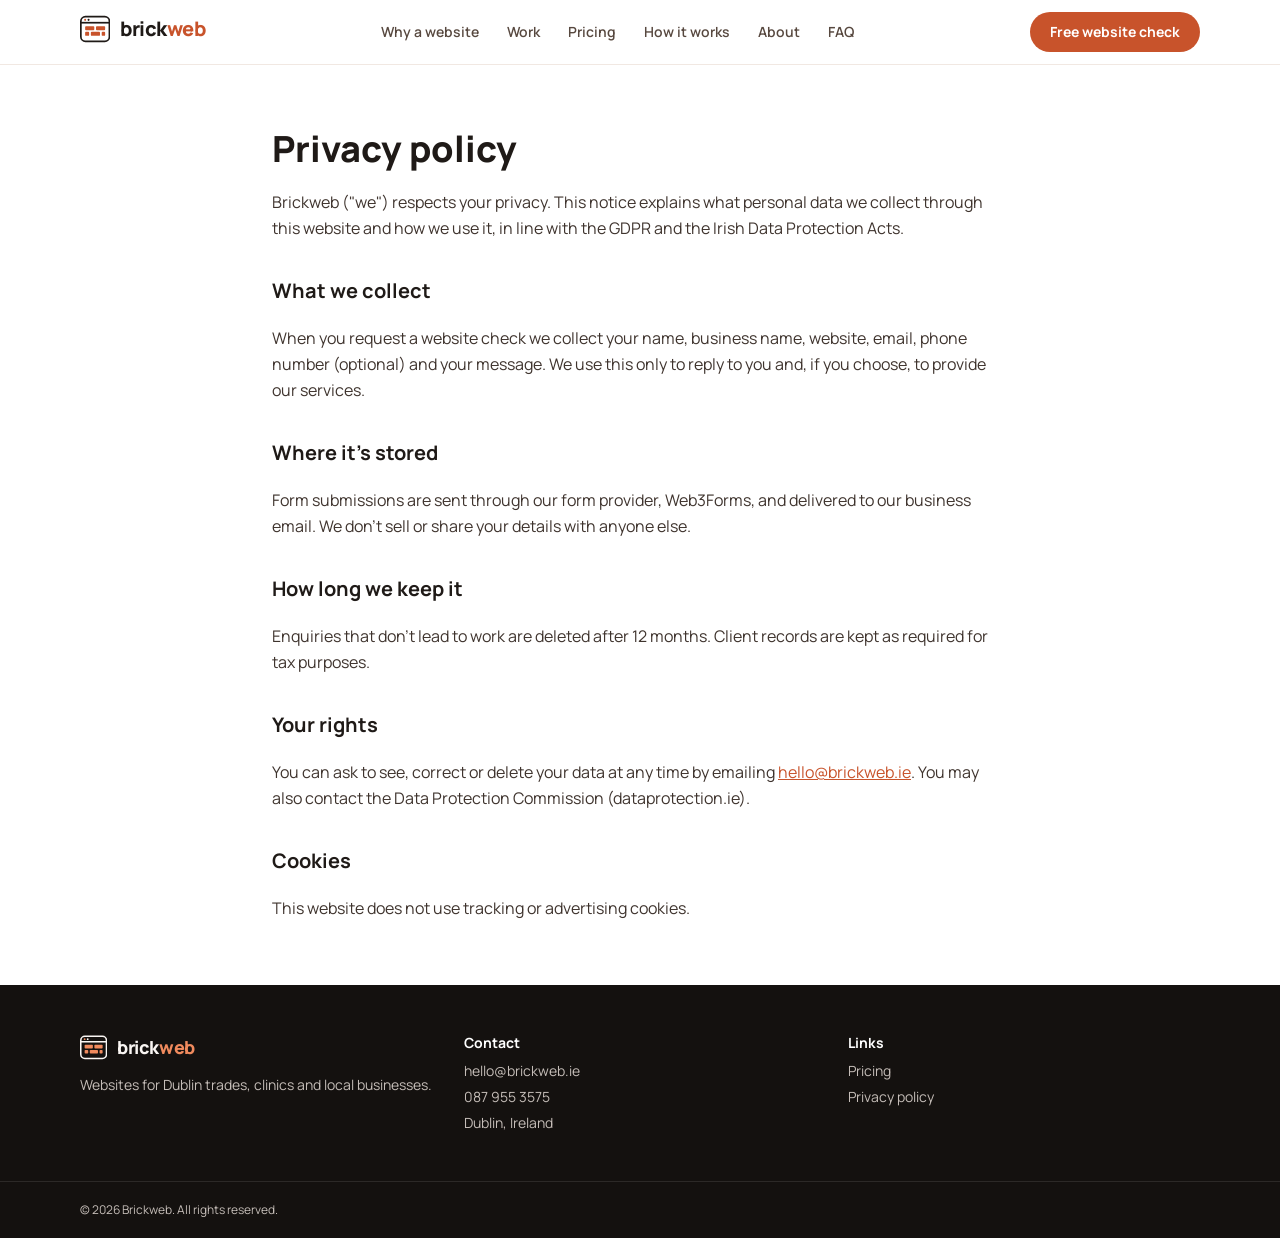
<file: privacy/index.html>
<!DOCTYPE html><html lang="en-IE"><head><meta charset="utf-8"><meta name="viewport" content="width=device-width, initial-scale=1"><title>Privacy policy | Brickweb</title><meta name="description" content="Brickweb builds fast, modern websites for Dublin trades, clinics and local businesses: built to bring you more calls, quotes and bookings."><meta property="og:title" content="Privacy policy | Brickweb"><meta property="og:description" content="Brickweb builds fast, modern websites for Dublin trades, clinics and local businesses: built to bring you more calls, quotes and bookings."><meta property="og:type" content="website"><meta property="og:image" content="https://brickweb.ie/work/plumbing.jpg"><meta name="theme-color" content="#1f1a17"><link rel="canonical" href="https://brickweb.ie/privacy/"><meta property="og:url" content="https://brickweb.ie/privacy/"><link rel="icon" href="/favicon.ico" sizes="48x48"><link rel="icon" type="image/png" sizes="96x96" href="/icon-96.png"><link rel="icon" type="image/png" sizes="192x192" href="/icon-192.png"><link rel="icon" type="image/svg+xml" href="/favicon.svg"><link rel="apple-touch-icon" href="/apple-touch-icon.png"><link rel="preconnect" href="https://fonts.googleapis.com"><link rel="preconnect" href="https://fonts.gstatic.com" crossorigin><link href="https://fonts.googleapis.com/css2?family=Manrope:wght@400;500;600;700;800&display=swap" rel="stylesheet"><script type="application/ld+json">{"@context":"https://schema.org","@graph":[{"@type":"WebSite","@id":"https://brickweb.ie/#website","name":"Brickweb","url":"https://brickweb.ie/"},{"@type":"ProfessionalService","@id":"https://brickweb.ie/#business","name":"Brickweb","logo":"https://brickweb.ie/icon-512.png","description":"Brickweb builds fast, modern websites for Dublin trades, clinics and local businesses: built to bring you more calls, quotes and bookings.","url":"https://brickweb.ie","email":"hello@brickweb.ie","telephone":"+353879553575","areaServed":"Dublin, Ireland","address":{"@type":"PostalAddress","addressLocality":"Dublin","addressCountry":"IE"}}]}</script><link rel="stylesheet" href="/_astro/Layout.DO-boa9R.css"></head><body class="font-sans antialiased"><header class="sticky top-0 z-40 bg-white/90 backdrop-blur border-b border-brand-100"><div class="mx-auto max-w-6xl px-4 h-16 flex items-center justify-between gap-4"><a href="/" class="text-xl" aria-label="Brickweb home"><span class="inline-flex items-center gap-2.5 "><svg class="h-[1.6em] w-auto shrink-0" viewBox="0 0 53 56" aria-hidden="true"><rect x="1.5" y="6.5" width="50" height="43" rx="8" fill="none" stroke="#1F1A17" stroke-width="3"></rect><line x1="1.5" y1="17" x2="51.5" y2="17" stroke="#1F1A17" stroke-width="3"></line><circle cx="9" cy="12" r="1.8" fill="#C8532B"></circle><circle cx="15" cy="12" r="1.8" fill="#1F1A17"></circle><rect x="9" y="23" width="16" height="7" rx="1.5" fill="#C8532B"></rect><rect x="28" y="23" width="16" height="7" rx="1.5" fill="#C8532B"></rect><rect x="9" y="33" width="7" height="7" rx="1.5" fill="#C8532B"></rect><rect x="19" y="33" width="16" height="7" rx="1.5" fill="#C8532B"></rect><rect x="38" y="33" width="6" height="7" rx="1.5" fill="#C8532B"></rect></svg><span class="font-extrabold tracking-tight" style="color:#1F1A17">brick<span style="color:#C8532B">web</span></span></span></a><nav class="hidden md:flex items-center gap-7 text-sm font-semibold text-brand-600"><a href="/#why" class="hover:text-accent-500 transition-colors">Why a website</a><a href="/#work" class="hover:text-accent-500 transition-colors">Work</a><a href="/#pricing" class="hover:text-accent-500 transition-colors">Pricing</a><a href="/#process" class="hover:text-accent-500 transition-colors">How it works</a><a href="/#about" class="hover:text-accent-500 transition-colors">About</a><a href="/#faq" class="hover:text-accent-500 transition-colors">FAQ</a></nav><div class="flex items-center gap-2"><a href="/#contact" class="inline-flex items-center whitespace-nowrap rounded-full bg-accent-500 px-4 sm:px-5 py-2.5 text-sm font-bold text-white hover:bg-accent-600 transition-colors"><span class="sm:hidden">Free check</span><span class="hidden sm:inline">Free website check</span></a><button id="menu-btn" class="md:hidden p-2 -mr-2 text-brand-900" aria-label="Open menu" aria-expanded="false"><svg class="size-6" viewBox="0 0 24 24" fill="none" stroke="currentColor" stroke-width="1.8" stroke-linecap="round" aria-hidden="true"><path d="M4 7h16M4 12h16M4 17h16"></path></svg></button></div></div><nav id="mobile-menu" class="hidden md:hidden border-t border-brand-100 bg-white"><div class="mx-auto max-w-6xl px-4 py-3 flex flex-col"><a href="/#why" class="py-3 font-semibold text-brand-700 border-b border-brand-50 last:border-0">Why a website</a><a href="/#work" class="py-3 font-semibold text-brand-700 border-b border-brand-50 last:border-0">Work</a><a href="/#pricing" class="py-3 font-semibold text-brand-700 border-b border-brand-50 last:border-0">Pricing</a><a href="/#process" class="py-3 font-semibold text-brand-700 border-b border-brand-50 last:border-0">How it works</a><a href="/#about" class="py-3 font-semibold text-brand-700 border-b border-brand-50 last:border-0">About</a><a href="/#faq" class="py-3 font-semibold text-brand-700 border-b border-brand-50 last:border-0">FAQ</a></div></nav></header><main><article class="mx-auto max-w-3xl px-4 py-16 space-y-5 text-brand-700 leading-relaxed"><h1 class="text-4xl font-extrabold text-brand-900">Privacy policy</h1><p>Brickweb ("we") respects your privacy. This notice explains what personal data we collect through this website and how we use it, in line with the GDPR and the Irish Data Protection Acts.</p><h2 class="text-xl font-bold text-brand-900 pt-4">What we collect</h2><p>When you request a website check we collect your name, business name, website, email, phone number (optional) and your message. We use this only to reply to you and, if you choose, to provide our services.</p><h2 class="text-xl font-bold text-brand-900 pt-4">Where it's stored</h2><p>Form submissions are sent through our form provider, Web3Forms, and delivered to our business email. We don't sell or share your details with anyone else.</p><h2 class="text-xl font-bold text-brand-900 pt-4">How long we keep it</h2><p>Enquiries that don't lead to work are deleted after 12 months. Client records are kept as required for tax purposes.</p><h2 class="text-xl font-bold text-brand-900 pt-4">Your rights</h2><p>You can ask to see, correct or delete your data at any time by emailing <a class="text-accent-500 underline" href="mailto:hello@brickweb.ie">hello@brickweb.ie</a>. You may also contact the Data Protection Commission (dataprotection.ie).</p><h2 class="text-xl font-bold text-brand-900 pt-4">Cookies</h2><p>This website does not use tracking or advertising cookies.</p></article></main><footer class="bg-brand-950 text-brand-100/80"><div class="mx-auto max-w-6xl px-4 py-12 grid gap-8 sm:grid-cols-3 text-sm"><div><span class="inline-flex items-center gap-2.5 text-lg"><svg class="h-[1.6em] w-auto shrink-0" viewBox="0 0 53 56" aria-hidden="true"><rect x="1.5" y="6.5" width="50" height="43" rx="8" fill="none" stroke="#FAF6F3" stroke-width="3"></rect><line x1="1.5" y1="17" x2="51.5" y2="17" stroke="#FAF6F3" stroke-width="3"></line><circle cx="9" cy="12" r="1.8" fill="#F08A5D"></circle><circle cx="15" cy="12" r="1.8" fill="#FAF6F3"></circle><rect x="9" y="23" width="16" height="7" rx="1.5" fill="#F08A5D"></rect><rect x="28" y="23" width="16" height="7" rx="1.5" fill="#F08A5D"></rect><rect x="9" y="33" width="7" height="7" rx="1.5" fill="#F08A5D"></rect><rect x="19" y="33" width="16" height="7" rx="1.5" fill="#F08A5D"></rect><rect x="38" y="33" width="6" height="7" rx="1.5" fill="#F08A5D"></rect></svg><span class="font-extrabold tracking-tight" style="color:#FAF6F3">brick<span style="color:#F08A5D">web</span></span></span><p class="mt-2">Websites for Dublin trades, clinics and local businesses.</p></div><div><p class="font-bold text-white">Contact</p><ul class="mt-2 space-y-1.5"><li><a href="mailto:hello@brickweb.ie" class="hover:text-white">hello@brickweb.ie</a></li><li><a href="tel:+353879553575" class="hover:text-white">087 955 3575</a></li><li>Dublin, Ireland</li></ul></div><div><p class="font-bold text-white">Links</p><ul class="mt-2 space-y-1.5"><li><a href="/#pricing" class="hover:text-white">Pricing</a></li><li><a href="/privacy" class="hover:text-white">Privacy policy</a></li></ul></div></div><div class="border-t border-white/10"><p class="mx-auto max-w-6xl px-4 py-5 text-xs">© 2026 Brickweb. All rights reserved.</p></div></footer><script type="module">var e=document.getElementById(`menu-btn`),t=document.getElementById(`mobile-menu`);e?.addEventListener(`click`,()=>{let n=t?.classList.toggle(`hidden`)===!1;e.setAttribute(`aria-expanded`,String(n))}),t?.querySelectorAll(`a`).forEach(e=>e.addEventListener(`click`,()=>t.classList.add(`hidden`)));</script></body></html>
</file>
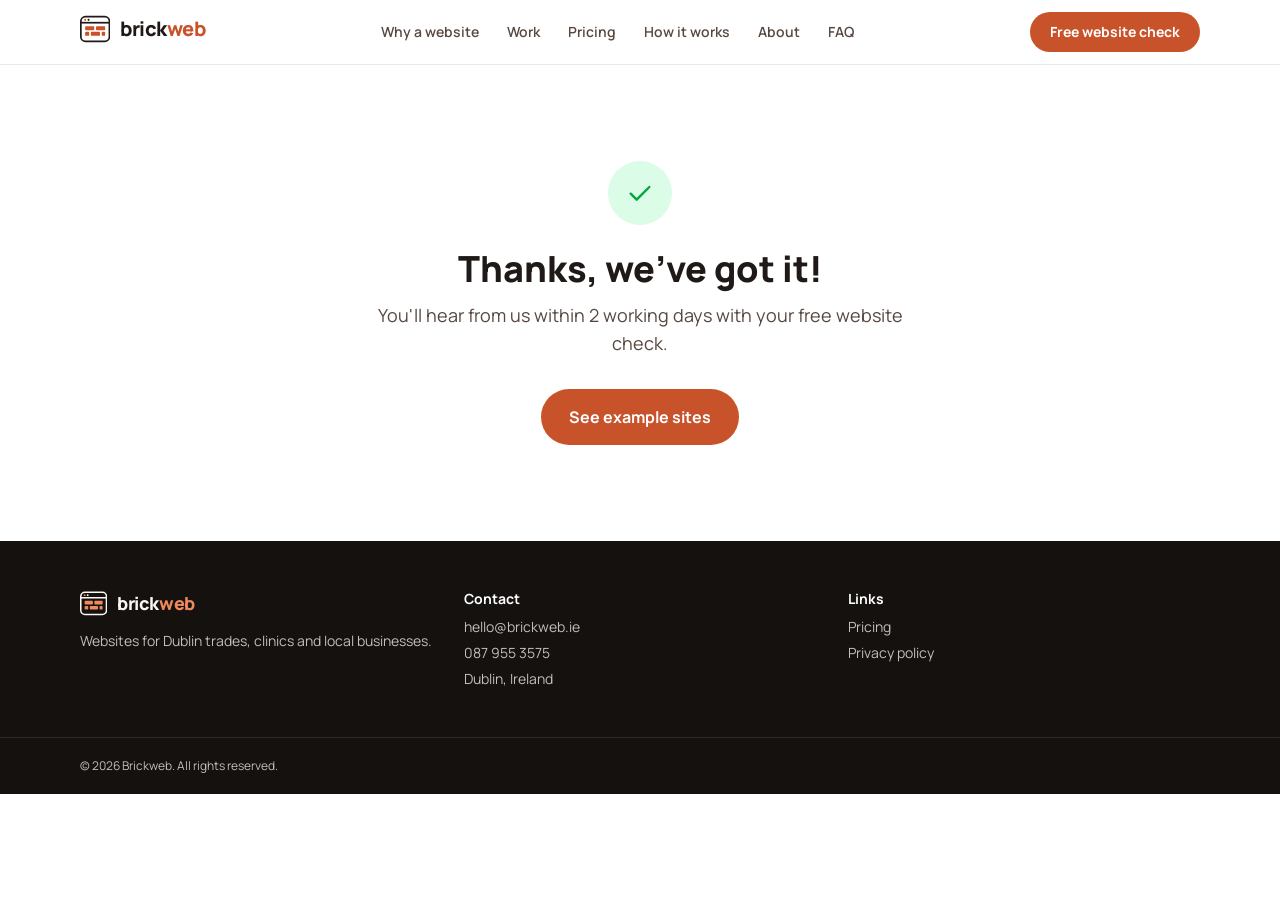
<file: thanks/index.html>
<!DOCTYPE html><html lang="en-IE"><head><meta charset="utf-8"><meta name="viewport" content="width=device-width, initial-scale=1"><title>Thank you | Brickweb</title><meta name="description" content="Brickweb builds fast, modern websites for Dublin trades, clinics and local businesses: built to bring you more calls, quotes and bookings."><meta property="og:title" content="Thank you | Brickweb"><meta property="og:description" content="Brickweb builds fast, modern websites for Dublin trades, clinics and local businesses: built to bring you more calls, quotes and bookings."><meta property="og:type" content="website"><meta property="og:image" content="https://brickweb.ie/work/plumbing.jpg"><meta name="theme-color" content="#1f1a17"><link rel="canonical" href="https://brickweb.ie/thanks/"><meta property="og:url" content="https://brickweb.ie/thanks/"><link rel="icon" href="/favicon.ico" sizes="48x48"><link rel="icon" type="image/png" sizes="96x96" href="/icon-96.png"><link rel="icon" type="image/png" sizes="192x192" href="/icon-192.png"><link rel="icon" type="image/svg+xml" href="/favicon.svg"><link rel="apple-touch-icon" href="/apple-touch-icon.png"><link rel="preconnect" href="https://fonts.googleapis.com"><link rel="preconnect" href="https://fonts.gstatic.com" crossorigin><link href="https://fonts.googleapis.com/css2?family=Manrope:wght@400;500;600;700;800&display=swap" rel="stylesheet"><script type="application/ld+json">{"@context":"https://schema.org","@graph":[{"@type":"WebSite","@id":"https://brickweb.ie/#website","name":"Brickweb","url":"https://brickweb.ie/"},{"@type":"ProfessionalService","@id":"https://brickweb.ie/#business","name":"Brickweb","logo":"https://brickweb.ie/icon-512.png","description":"Brickweb builds fast, modern websites for Dublin trades, clinics and local businesses: built to bring you more calls, quotes and bookings.","url":"https://brickweb.ie","email":"hello@brickweb.ie","telephone":"+353879553575","areaServed":"Dublin, Ireland","address":{"@type":"PostalAddress","addressLocality":"Dublin","addressCountry":"IE"}}]}</script><link rel="stylesheet" href="/_astro/Layout.DO-boa9R.css"></head><body class="font-sans antialiased"><header class="sticky top-0 z-40 bg-white/90 backdrop-blur border-b border-brand-100"><div class="mx-auto max-w-6xl px-4 h-16 flex items-center justify-between gap-4"><a href="/" class="text-xl" aria-label="Brickweb home"><span class="inline-flex items-center gap-2.5 "><svg class="h-[1.6em] w-auto shrink-0" viewBox="0 0 53 56" aria-hidden="true"><rect x="1.5" y="6.5" width="50" height="43" rx="8" fill="none" stroke="#1F1A17" stroke-width="3"></rect><line x1="1.5" y1="17" x2="51.5" y2="17" stroke="#1F1A17" stroke-width="3"></line><circle cx="9" cy="12" r="1.8" fill="#C8532B"></circle><circle cx="15" cy="12" r="1.8" fill="#1F1A17"></circle><rect x="9" y="23" width="16" height="7" rx="1.5" fill="#C8532B"></rect><rect x="28" y="23" width="16" height="7" rx="1.5" fill="#C8532B"></rect><rect x="9" y="33" width="7" height="7" rx="1.5" fill="#C8532B"></rect><rect x="19" y="33" width="16" height="7" rx="1.5" fill="#C8532B"></rect><rect x="38" y="33" width="6" height="7" rx="1.5" fill="#C8532B"></rect></svg><span class="font-extrabold tracking-tight" style="color:#1F1A17">brick<span style="color:#C8532B">web</span></span></span></a><nav class="hidden md:flex items-center gap-7 text-sm font-semibold text-brand-600"><a href="/#why" class="hover:text-accent-500 transition-colors">Why a website</a><a href="/#work" class="hover:text-accent-500 transition-colors">Work</a><a href="/#pricing" class="hover:text-accent-500 transition-colors">Pricing</a><a href="/#process" class="hover:text-accent-500 transition-colors">How it works</a><a href="/#about" class="hover:text-accent-500 transition-colors">About</a><a href="/#faq" class="hover:text-accent-500 transition-colors">FAQ</a></nav><div class="flex items-center gap-2"><a href="/#contact" class="inline-flex items-center whitespace-nowrap rounded-full bg-accent-500 px-4 sm:px-5 py-2.5 text-sm font-bold text-white hover:bg-accent-600 transition-colors"><span class="sm:hidden">Free check</span><span class="hidden sm:inline">Free website check</span></a><button id="menu-btn" class="md:hidden p-2 -mr-2 text-brand-900" aria-label="Open menu" aria-expanded="false"><svg class="size-6" viewBox="0 0 24 24" fill="none" stroke="currentColor" stroke-width="1.8" stroke-linecap="round" aria-hidden="true"><path d="M4 7h16M4 12h16M4 17h16"></path></svg></button></div></div><nav id="mobile-menu" class="hidden md:hidden border-t border-brand-100 bg-white"><div class="mx-auto max-w-6xl px-4 py-3 flex flex-col"><a href="/#why" class="py-3 font-semibold text-brand-700 border-b border-brand-50 last:border-0">Why a website</a><a href="/#work" class="py-3 font-semibold text-brand-700 border-b border-brand-50 last:border-0">Work</a><a href="/#pricing" class="py-3 font-semibold text-brand-700 border-b border-brand-50 last:border-0">Pricing</a><a href="/#process" class="py-3 font-semibold text-brand-700 border-b border-brand-50 last:border-0">How it works</a><a href="/#about" class="py-3 font-semibold text-brand-700 border-b border-brand-50 last:border-0">About</a><a href="/#faq" class="py-3 font-semibold text-brand-700 border-b border-brand-50 last:border-0">FAQ</a></div></nav></header><main><section class="mx-auto max-w-xl px-4 py-24 text-center"><span class="mx-auto grid place-items-center size-16 rounded-full bg-green-100 text-green-600"><svg class="size-8" viewBox="0 0 24 24" fill="none" stroke="currentColor" stroke-width="1.8" stroke-linecap="round" stroke-linejoin="round" aria-hidden="true"><path d="m5 12.5 4.5 4.5L19 7.5"></path></svg></span><h1 class="mt-6 text-4xl font-extrabold text-brand-900">Thanks, we've got it!</h1><p class="mt-3 text-lg text-brand-600">You'll hear from us within 2 working days with your free website check.</p><a href="/#work" class="mt-8 inline-flex rounded-full bg-accent-500 px-7 py-4 font-bold text-white hover:bg-accent-600">See example sites</a></section></main><footer class="bg-brand-950 text-brand-100/80"><div class="mx-auto max-w-6xl px-4 py-12 grid gap-8 sm:grid-cols-3 text-sm"><div><span class="inline-flex items-center gap-2.5 text-lg"><svg class="h-[1.6em] w-auto shrink-0" viewBox="0 0 53 56" aria-hidden="true"><rect x="1.5" y="6.5" width="50" height="43" rx="8" fill="none" stroke="#FAF6F3" stroke-width="3"></rect><line x1="1.5" y1="17" x2="51.5" y2="17" stroke="#FAF6F3" stroke-width="3"></line><circle cx="9" cy="12" r="1.8" fill="#F08A5D"></circle><circle cx="15" cy="12" r="1.8" fill="#FAF6F3"></circle><rect x="9" y="23" width="16" height="7" rx="1.5" fill="#F08A5D"></rect><rect x="28" y="23" width="16" height="7" rx="1.5" fill="#F08A5D"></rect><rect x="9" y="33" width="7" height="7" rx="1.5" fill="#F08A5D"></rect><rect x="19" y="33" width="16" height="7" rx="1.5" fill="#F08A5D"></rect><rect x="38" y="33" width="6" height="7" rx="1.5" fill="#F08A5D"></rect></svg><span class="font-extrabold tracking-tight" style="color:#FAF6F3">brick<span style="color:#F08A5D">web</span></span></span><p class="mt-2">Websites for Dublin trades, clinics and local businesses.</p></div><div><p class="font-bold text-white">Contact</p><ul class="mt-2 space-y-1.5"><li><a href="mailto:hello@brickweb.ie" class="hover:text-white">hello@brickweb.ie</a></li><li><a href="tel:+353879553575" class="hover:text-white">087 955 3575</a></li><li>Dublin, Ireland</li></ul></div><div><p class="font-bold text-white">Links</p><ul class="mt-2 space-y-1.5"><li><a href="/#pricing" class="hover:text-white">Pricing</a></li><li><a href="/privacy" class="hover:text-white">Privacy policy</a></li></ul></div></div><div class="border-t border-white/10"><p class="mx-auto max-w-6xl px-4 py-5 text-xs">© 2026 Brickweb. All rights reserved.</p></div></footer><script type="module">var e=document.getElementById(`menu-btn`),t=document.getElementById(`mobile-menu`);e?.addEventListener(`click`,()=>{let n=t?.classList.toggle(`hidden`)===!1;e.setAttribute(`aria-expanded`,String(n))}),t?.querySelectorAll(`a`).forEach(e=>e.addEventListener(`click`,()=>t.classList.add(`hidden`)));</script></body></html>
</file>
<file: _astro/Layout.DO-boa9R.css>
/*! tailwindcss v4.3.3 | MIT License | https://tailwindcss.com */
@layer properties{@supports (((-webkit-hyphens:none)) and (not (margin-trim:inline))) or ((-moz-orient:inline) and (not (color:rgb(from red r g b)))){*,:before,:after,::backdrop{--tw-translate-x:0;--tw-translate-y:0;--tw-translate-z:0;--tw-rotate-x:initial;--tw-rotate-y:initial;--tw-rotate-z:initial;--tw-skew-x:initial;--tw-skew-y:initial;--tw-space-y-reverse:0;--tw-divide-y-reverse:0;--tw-border-style:solid;--tw-gradient-position:initial;--tw-gradient-from:#0000;--tw-gradient-via:#0000;--tw-gradient-to:#0000;--tw-gradient-stops:initial;--tw-gradient-via-stops:initial;--tw-gradient-from-position:0%;--tw-gradient-via-position:50%;--tw-gradient-to-position:100%;--tw-leading:initial;--tw-font-weight:initial;--tw-tracking:initial;--tw-shadow:0 0 #0000;--tw-shadow-color:initial;--tw-shadow-alpha:100%;--tw-inset-shadow:0 0 #0000;--tw-inset-shadow-color:initial;--tw-inset-shadow-alpha:100%;--tw-ring-color:initial;--tw-ring-shadow:0 0 #0000;--tw-inset-ring-color:initial;--tw-inset-ring-shadow:0 0 #0000;--tw-ring-inset:initial;--tw-ring-offset-width:0px;--tw-ring-offset-color:#fff;--tw-ring-offset-shadow:0 0 #0000;--tw-backdrop-blur:initial;--tw-backdrop-brightness:initial;--tw-backdrop-contrast:initial;--tw-backdrop-grayscale:initial;--tw-backdrop-hue-rotate:initial;--tw-backdrop-invert:initial;--tw-backdrop-opacity:initial;--tw-backdrop-saturate:initial;--tw-backdrop-sepia:initial}}}@layer theme{:root,:host{--font-sans:"Manrope", ui-sans-serif, system-ui, sans-serif;--font-mono:ui-monospace, SFMono-Regular, Menlo, Monaco, Consolas, "Liberation Mono", "Courier New", monospace;--color-orange-50:oklch(98% .016 73.684);--color-green-100:oklch(96.2% .044 156.743);--color-green-600:oklch(62.7% .194 149.214);--color-white:#fff;--spacing:.25rem;--container-xl:36rem;--container-2xl:42rem;--container-3xl:48rem;--container-5xl:64rem;--container-6xl:72rem;--text-xs:.75rem;--text-xs--line-height:calc(1 / .75);--text-sm:.875rem;--text-sm--line-height:calc(1.25 / .875);--text-lg:1.125rem;--text-lg--line-height:calc(1.75 / 1.125);--text-xl:1.25rem;--text-xl--line-height:calc(1.75 / 1.25);--text-2xl:1.5rem;--text-2xl--line-height:calc(2 / 1.5);--text-3xl:1.875rem;--text-3xl--line-height:calc(2.25 / 1.875);--text-4xl:2.25rem;--text-4xl--line-height:calc(2.5 / 2.25);--text-5xl:3rem;--text-5xl--line-height:1;--text-6xl:3.75rem;--text-6xl--line-height:1;--font-weight-semibold:600;--font-weight-bold:700;--font-weight-extrabold:800;--tracking-tight:-.025em;--tracking-wider:.05em;--leading-relaxed:1.625;--radius-md:.375rem;--radius-lg:.5rem;--radius-xl:.75rem;--radius-2xl:1rem;--radius-3xl:1.5rem;--default-transition-duration:.15s;--default-transition-timing-function:cubic-bezier(.4, 0, .2, 1);--default-font-family:var(--font-sans);--default-mono-font-family:var(--font-mono);--color-brand-50:#faf6f3;--color-brand-100:#f1e8e2;--color-brand-600:#57483f;--color-brand-700:#3f342e;--color-brand-900:#1f1a17;--color-brand-950:#14110f;--color-accent-400:#f08a5d;--color-accent-500:#c8532b;--color-accent-600:#a8431f}}@layer base{*,:after,:before,::backdrop{box-sizing:border-box;border:0 solid;margin:0;padding:0}::file-selector-button{box-sizing:border-box;border:0 solid;margin:0;padding:0}html,:host{-webkit-text-size-adjust:100%;tab-size:4;line-height:1.5;font-family:var(--default-font-family,-apple-system, BlinkMacSystemFont, "Segoe UI", Roboto, "Helvetica Neue", "Noto Sans", Arial, sans-serif, "Apple Color Emoji", "Segoe UI Emoji", "Segoe UI Symbol", "Noto Color Emoji");font-feature-settings:var(--default-font-feature-settings,normal);font-variation-settings:var(--default-font-variation-settings,normal);-webkit-tap-highlight-color:transparent}hr{height:0;color:inherit;border-top-width:1px}abbr:where([title]){text-decoration:underline dotted}h1,h2,h3,h4,h5,h6{font-size:inherit;font-weight:inherit}a{color:inherit;-webkit-text-decoration:inherit;-webkit-text-decoration:inherit;-webkit-text-decoration:inherit;text-decoration:inherit}b,strong{font-weight:bolder}code,kbd,samp,pre{font-family:var(--default-mono-font-family,ui-monospace, SFMono-Regular, Menlo, Monaco, Consolas, "Liberation Mono", "Courier New", monospace);font-feature-settings:var(--default-mono-font-feature-settings,normal);font-variation-settings:var(--default-mono-font-variation-settings,normal);font-size:1em}small{font-size:80%}sub,sup{vertical-align:baseline;font-size:75%;line-height:0;position:relative}sub{bottom:-.25em}sup{top:-.5em}table{text-indent:0;border-color:inherit;border-collapse:collapse}:-moz-focusring:where(:not(iframe)){outline:auto}progress{vertical-align:baseline}summary{display:list-item}ol,ul,menu{list-style:none}img,svg,video,canvas,audio,iframe,embed,object{vertical-align:middle;display:block}img,video{max-width:100%;height:auto}button,input,select,optgroup,textarea{font:inherit;font-feature-settings:inherit;font-variation-settings:inherit;letter-spacing:inherit;color:inherit;opacity:1;background-color:#0000;border-radius:0}::file-selector-button{font:inherit;font-feature-settings:inherit;font-variation-settings:inherit;letter-spacing:inherit;color:inherit;opacity:1;background-color:#0000;border-radius:0}:where(select:is([multiple],[size])) optgroup{font-weight:bolder}:where(select:is([multiple],[size])) optgroup option{padding-inline-start:20px}::file-selector-button{margin-inline-end:4px}::placeholder{opacity:1}@supports (not ((-webkit-appearance:-apple-pay-button))) or (contain-intrinsic-size:1px){::placeholder{color:currentColor}@supports (color:color-mix(in lab, red, red)){::placeholder{color:color-mix(in oklab, currentcolor 50%, transparent)}}}textarea{resize:vertical}::-webkit-search-decoration{-webkit-appearance:none}::-webkit-date-and-time-value{min-height:1lh;text-align:inherit}::-webkit-datetime-edit{display:inline-flex}::-webkit-datetime-edit-fields-wrapper{padding:0}::-webkit-datetime-edit{padding-block:0}::-webkit-datetime-edit-year-field{padding-block:0}::-webkit-datetime-edit-month-field{padding-block:0}::-webkit-datetime-edit-day-field{padding-block:0}::-webkit-datetime-edit-hour-field{padding-block:0}::-webkit-datetime-edit-minute-field{padding-block:0}::-webkit-datetime-edit-second-field{padding-block:0}::-webkit-datetime-edit-millisecond-field{padding-block:0}::-webkit-datetime-edit-meridiem-field{padding-block:0}::-webkit-calendar-picker-indicator{line-height:1}:-moz-ui-invalid{box-shadow:none}button,input:where([type=button],[type=reset],[type=submit]){appearance:button}::file-selector-button{appearance:button}::-webkit-inner-spin-button{height:auto}::-webkit-outer-spin-button{height:auto}[hidden]:where(:not([hidden=until-found])){display:none!important}}@layer components;@layer utilities{.sr-only{clip-path:inset(50%);white-space:nowrap;border-width:0;width:1px;height:1px;margin:-1px;padding:0;position:absolute;overflow:hidden}.absolute{position:absolute}.relative{position:relative}.static{position:static}.sticky{position:sticky}.top-0{top:0}.top-1\/2{top:50%}.-bottom-6{bottom:calc(var(--spacing) * -6)}.-left-4{left:calc(var(--spacing) * -4)}.left-4{left:calc(var(--spacing) * 4)}.z-40{z-index:40}.mx-auto{margin-inline:auto}.mt-0\.5{margin-top:calc(var(--spacing) * .5)}.mt-1{margin-top:var(--spacing)}.mt-1\.5{margin-top:calc(var(--spacing) * 1.5)}.mt-2{margin-top:calc(var(--spacing) * 2)}.mt-3{margin-top:calc(var(--spacing) * 3)}.mt-4{margin-top:calc(var(--spacing) * 4)}.mt-5{margin-top:calc(var(--spacing) * 5)}.mt-6{margin-top:calc(var(--spacing) * 6)}.mt-8{margin-top:calc(var(--spacing) * 8)}.mt-10{margin-top:calc(var(--spacing) * 10)}.mt-12{margin-top:calc(var(--spacing) * 12)}.mt-14{margin-top:calc(var(--spacing) * 14)}.mt-20{margin-top:calc(var(--spacing) * 20)}.-mr-2{margin-right:calc(var(--spacing) * -2)}.mb-2{margin-bottom:calc(var(--spacing) * 2)}.mb-3{margin-bottom:calc(var(--spacing) * 3)}.block{display:block}.flex{display:flex}.grid{display:grid}.hidden{display:none}.inline{display:inline}.inline-flex{display:inline-flex}.aspect-square{aspect-ratio:1}.size-2{width:calc(var(--spacing) * 2);height:calc(var(--spacing) * 2)}.size-2\.5{width:calc(var(--spacing) * 2.5);height:calc(var(--spacing) * 2.5)}.size-4{width:calc(var(--spacing) * 4);height:calc(var(--spacing) * 4)}.size-5{width:calc(var(--spacing) * 5);height:calc(var(--spacing) * 5)}.size-6{width:calc(var(--spacing) * 6);height:calc(var(--spacing) * 6)}.size-7{width:calc(var(--spacing) * 7);height:calc(var(--spacing) * 7)}.size-8{width:calc(var(--spacing) * 8);height:calc(var(--spacing) * 8)}.size-11{width:calc(var(--spacing) * 11);height:calc(var(--spacing) * 11)}.size-14{width:calc(var(--spacing) * 14);height:calc(var(--spacing) * 14)}.size-16{width:calc(var(--spacing) * 16);height:calc(var(--spacing) * 16)}.h-16{height:calc(var(--spacing) * 16)}.h-\[1\.6em\]{height:1.6em}.w-2\/5{width:40%}.w-auto{width:auto}.w-full{width:100%}.max-w-2xl{max-width:var(--container-2xl)}.max-w-3xl{max-width:var(--container-3xl)}.max-w-5xl{max-width:var(--container-5xl)}.max-w-6xl{max-width:var(--container-6xl)}.max-w-xl{max-width:var(--container-xl)}.shrink-0{flex-shrink:0}.grow{flex-grow:1}.-translate-y-1\/2{--tw-translate-y:calc(calc(1 / 2 * 100%) * -1);translate:var(--tw-translate-x) var(--tw-translate-y)}.-rotate-3{rotate:-3deg}.rotate-1{rotate:1deg}.transform{transform:var(--tw-rotate-x,) var(--tw-rotate-y,) var(--tw-rotate-z,) var(--tw-skew-x,) var(--tw-skew-y,)}.cursor-pointer{cursor:pointer}.scroll-mt-20{scroll-margin-top:calc(var(--spacing) * 20)}.list-none{list-style-type:none}.grid-cols-2{grid-template-columns:repeat(2,minmax(0,1fr))}.flex-col{flex-direction:column}.place-items-center{place-items:center}.items-baseline{align-items:baseline}.items-center{align-items:center}.items-start{align-items:flex-start}.justify-between{justify-content:space-between}.justify-center{justify-content:center}.gap-1\.5{gap:calc(var(--spacing) * 1.5)}.gap-2{gap:calc(var(--spacing) * 2)}.gap-2\.5{gap:calc(var(--spacing) * 2.5)}.gap-3{gap:calc(var(--spacing) * 3)}.gap-4{gap:calc(var(--spacing) * 4)}.gap-5{gap:calc(var(--spacing) * 5)}.gap-6{gap:calc(var(--spacing) * 6)}.gap-7{gap:calc(var(--spacing) * 7)}.gap-8{gap:calc(var(--spacing) * 8)}.gap-10{gap:calc(var(--spacing) * 10)}.gap-12{gap:calc(var(--spacing) * 12)}:where(.space-y-1\.5>:not(:last-child)){--tw-space-y-reverse:0;margin-block-start:calc(calc(var(--spacing) * 1.5) * var(--tw-space-y-reverse));margin-block-end:calc(calc(var(--spacing) * 1.5) * calc(1 - var(--tw-space-y-reverse)))}:where(.space-y-3>:not(:last-child)){--tw-space-y-reverse:0;margin-block-start:calc(calc(var(--spacing) * 3) * var(--tw-space-y-reverse));margin-block-end:calc(calc(var(--spacing) * 3) * calc(1 - var(--tw-space-y-reverse)))}:where(.space-y-5>:not(:last-child)){--tw-space-y-reverse:0;margin-block-start:calc(calc(var(--spacing) * 5) * var(--tw-space-y-reverse));margin-block-end:calc(calc(var(--spacing) * 5) * calc(1 - var(--tw-space-y-reverse)))}.gap-x-8{column-gap:calc(var(--spacing) * 8)}.gap-y-10{row-gap:calc(var(--spacing) * 10)}:where(.divide-y>:not(:last-child)){--tw-divide-y-reverse:0;border-bottom-style:var(--tw-border-style);border-top-style:var(--tw-border-style);border-top-width:calc(1px * var(--tw-divide-y-reverse));border-bottom-width:calc(1px * calc(1 - var(--tw-divide-y-reverse)))}:where(.divide-brand-100>:not(:last-child)){border-color:var(--color-brand-100)}.overflow-hidden{overflow:hidden}.rounded-2xl{border-radius:var(--radius-2xl)}.rounded-3xl{border-radius:var(--radius-3xl)}.rounded-full{border-radius:2147483647px}.rounded-lg{border-radius:var(--radius-lg)}.rounded-md{border-radius:var(--radius-md)}.rounded-xl{border-radius:var(--radius-xl)}.border{border-style:var(--tw-border-style);border-width:1px}.border-y{border-block-style:var(--tw-border-style);border-block-width:1px}.border-t{border-top-style:var(--tw-border-style);border-top-width:1px}.border-b{border-bottom-style:var(--tw-border-style);border-bottom-width:1px}.border-brand-50{border-color:var(--color-brand-50)}.border-brand-100{border-color:var(--color-brand-100)}.border-white\/10{border-color:#ffffff1a}@supports (color:color-mix(in lab, red, red)){.border-white\/10{border-color:color-mix(in oklab, var(--color-white) 10%, transparent)}}.bg-accent-500{background-color:var(--color-accent-500)}.bg-accent-500\/10{background-color:#c8532b1a}@supports (color:color-mix(in lab, red, red)){.bg-accent-500\/10{background-color:color-mix(in oklab, var(--color-accent-500) 10%, transparent)}}.bg-brand-50{background-color:var(--color-brand-50)}.bg-brand-100{background-color:var(--color-brand-100)}.bg-brand-900{background-color:var(--color-brand-900)}.bg-brand-950{background-color:var(--color-brand-950)}.bg-green-100{background-color:var(--color-green-100)}.bg-white{background-color:var(--color-white)}.bg-white\/10{background-color:#ffffff1a}@supports (color:color-mix(in lab, red, red)){.bg-white\/10{background-color:color-mix(in oklab, var(--color-white) 10%, transparent)}}.bg-white\/15{background-color:#ffffff26}@supports (color:color-mix(in lab, red, red)){.bg-white\/15{background-color:color-mix(in oklab, var(--color-white) 15%, transparent)}}.bg-white\/90{background-color:#ffffffe6}@supports (color:color-mix(in lab, red, red)){.bg-white\/90{background-color:color-mix(in oklab, var(--color-white) 90%, transparent)}}.bg-gradient-to-br{--tw-gradient-position:to bottom right in oklab;background-image:linear-gradient(var(--tw-gradient-stops))}.from-brand-100{--tw-gradient-from:var(--color-brand-100);--tw-gradient-stops:var(--tw-gradient-via-stops,var(--tw-gradient-position), var(--tw-gradient-from) var(--tw-gradient-from-position), var(--tw-gradient-to) var(--tw-gradient-to-position))}.to-accent-400\/40{--tw-gradient-to:#f08a5d66}@supports (color:color-mix(in lab, red, red)){.to-accent-400\/40{--tw-gradient-to:color-mix(in oklab, var(--color-accent-400) 40%, transparent)}}.to-accent-400\/40{--tw-gradient-stops:var(--tw-gradient-via-stops,var(--tw-gradient-position), var(--tw-gradient-from) var(--tw-gradient-from-position), var(--tw-gradient-to) var(--tw-gradient-to-position))}.p-1\.5{padding:calc(var(--spacing) * 1.5)}.p-2{padding:calc(var(--spacing) * 2)}.p-3{padding:calc(var(--spacing) * 3)}.p-4{padding:calc(var(--spacing) * 4)}.p-5{padding:calc(var(--spacing) * 5)}.p-6{padding:calc(var(--spacing) * 6)}.p-8{padding:calc(var(--spacing) * 8)}.px-2{padding-inline:calc(var(--spacing) * 2)}.px-3{padding-inline:calc(var(--spacing) * 3)}.px-4{padding-inline:calc(var(--spacing) * 4)}.px-6{padding-inline:calc(var(--spacing) * 6)}.px-7{padding-inline:calc(var(--spacing) * 7)}.py-1{padding-block:var(--spacing)}.py-2\.5{padding-block:calc(var(--spacing) * 2.5)}.py-3{padding-block:calc(var(--spacing) * 3)}.py-3\.5{padding-block:calc(var(--spacing) * 3.5)}.py-4{padding-block:calc(var(--spacing) * 4)}.py-5{padding-block:calc(var(--spacing) * 5)}.py-12{padding-block:calc(var(--spacing) * 12)}.py-16{padding-block:calc(var(--spacing) * 16)}.py-20{padding-block:calc(var(--spacing) * 20)}.py-24{padding-block:calc(var(--spacing) * 24)}.pt-4{padding-top:calc(var(--spacing) * 4)}.pt-5{padding-top:calc(var(--spacing) * 5)}.pt-14{padding-top:calc(var(--spacing) * 14)}.pb-2{padding-bottom:calc(var(--spacing) * 2)}.pb-16{padding-bottom:calc(var(--spacing) * 16)}.pb-20{padding-bottom:calc(var(--spacing) * 20)}.pl-9{padding-left:calc(var(--spacing) * 9)}.text-center{text-align:center}.font-sans{font-family:var(--font-sans)}.text-2xl{font-size:var(--text-2xl);line-height:var(--tw-leading,var(--text-2xl--line-height))}.text-3xl{font-size:var(--text-3xl);line-height:var(--tw-leading,var(--text-3xl--line-height))}.text-4xl{font-size:var(--text-4xl);line-height:var(--tw-leading,var(--text-4xl--line-height))}.text-5xl{font-size:var(--text-5xl);line-height:var(--tw-leading,var(--text-5xl--line-height))}.text-lg{font-size:var(--text-lg);line-height:var(--tw-leading,var(--text-lg--line-height))}.text-sm{font-size:var(--text-sm);line-height:var(--tw-leading,var(--text-sm--line-height))}.text-xl{font-size:var(--text-xl);line-height:var(--tw-leading,var(--text-xl--line-height))}.text-xs{font-size:var(--text-xs);line-height:var(--tw-leading,var(--text-xs--line-height))}.leading-\[1\.05\]{--tw-leading:1.05;line-height:1.05}.leading-relaxed{--tw-leading:var(--leading-relaxed);line-height:var(--leading-relaxed)}.font-bold{--tw-font-weight:var(--font-weight-bold);font-weight:var(--font-weight-bold)}.font-extrabold{--tw-font-weight:var(--font-weight-extrabold);font-weight:var(--font-weight-extrabold)}.font-semibold{--tw-font-weight:var(--font-weight-semibold);font-weight:var(--font-weight-semibold)}.tracking-tight{--tw-tracking:var(--tracking-tight);letter-spacing:var(--tracking-tight)}.tracking-wider{--tw-tracking:var(--tracking-wider);letter-spacing:var(--tracking-wider)}.whitespace-nowrap{white-space:nowrap}.text-accent-400{color:var(--color-accent-400)}.text-accent-500{color:var(--color-accent-500)}.text-brand-100{color:var(--color-brand-100)}.text-brand-100\/60{color:#f1e8e299}@supports (color:color-mix(in lab, red, red)){.text-brand-100\/60{color:color-mix(in oklab, var(--color-brand-100) 60%, transparent)}}.text-brand-100\/70{color:#f1e8e2b3}@supports (color:color-mix(in lab, red, red)){.text-brand-100\/70{color:color-mix(in oklab, var(--color-brand-100) 70%, transparent)}}.text-brand-100\/80{color:#f1e8e2cc}@supports (color:color-mix(in lab, red, red)){.text-brand-100\/80{color:color-mix(in oklab, var(--color-brand-100) 80%, transparent)}}.text-brand-600{color:var(--color-brand-600)}.text-brand-700{color:var(--color-brand-700)}.text-brand-900{color:var(--color-brand-900)}.text-green-600{color:var(--color-green-600)}.text-orange-50{color:var(--color-orange-50)}.text-white{color:var(--color-white)}.uppercase{text-transform:uppercase}.underline{text-decoration-line:underline}.antialiased{-webkit-font-smoothing:antialiased;-moz-osx-font-smoothing:grayscale}.accent-\[var\(--color-accent-500\)\]{accent-color:var(--color-accent-500)}.shadow-2xl{--tw-shadow:0 25px 50px -12px var(--tw-shadow-color,#00000040);box-shadow:var(--tw-inset-shadow), var(--tw-inset-ring-shadow), var(--tw-ring-offset-shadow), var(--tw-ring-shadow), var(--tw-shadow)}.shadow-lg{--tw-shadow:0 10px 15px -3px var(--tw-shadow-color,#0000001a), 0 4px 6px -4px var(--tw-shadow-color,#0000001a);box-shadow:var(--tw-inset-shadow), var(--tw-inset-ring-shadow), var(--tw-ring-offset-shadow), var(--tw-ring-shadow), var(--tw-shadow)}.shadow-md{--tw-shadow:0 4px 6px -1px var(--tw-shadow-color,#0000001a), 0 2px 4px -2px var(--tw-shadow-color,#0000001a);box-shadow:var(--tw-inset-shadow), var(--tw-inset-ring-shadow), var(--tw-ring-offset-shadow), var(--tw-ring-shadow), var(--tw-shadow)}.shadow-xl{--tw-shadow:0 20px 25px -5px var(--tw-shadow-color,#0000001a), 0 8px 10px -6px var(--tw-shadow-color,#0000001a);box-shadow:var(--tw-inset-shadow), var(--tw-inset-ring-shadow), var(--tw-ring-offset-shadow), var(--tw-ring-shadow), var(--tw-shadow)}.ring,.ring-1{--tw-ring-shadow:var(--tw-ring-inset,) 0 0 0 calc(1px + var(--tw-ring-offset-width)) var(--tw-ring-color,currentcolor);box-shadow:var(--tw-inset-shadow), var(--tw-inset-ring-shadow), var(--tw-ring-offset-shadow), var(--tw-ring-shadow), var(--tw-shadow)}.ring-4{--tw-ring-shadow:var(--tw-ring-inset,) 0 0 0 calc(4px + var(--tw-ring-offset-width)) var(--tw-ring-color,currentcolor);box-shadow:var(--tw-inset-shadow), var(--tw-inset-ring-shadow), var(--tw-ring-offset-shadow), var(--tw-ring-shadow), var(--tw-shadow)}.shadow-accent-500\/25{--tw-shadow-color:#c8532b40}@supports (color:color-mix(in lab, red, red)){.shadow-accent-500\/25{--tw-shadow-color:color-mix(in oklab, color-mix(in oklab, var(--color-accent-500) 25%, transparent) var(--tw-shadow-alpha), transparent)}}.shadow-brand-900\/5{--tw-shadow-color:#1f1a170d}@supports (color:color-mix(in lab, red, red)){.shadow-brand-900\/5{--tw-shadow-color:color-mix(in oklab, color-mix(in oklab, var(--color-brand-900) 5%, transparent) var(--tw-shadow-alpha), transparent)}}.shadow-brand-900\/15{--tw-shadow-color:#1f1a1726}@supports (color:color-mix(in lab, red, red)){.shadow-brand-900\/15{--tw-shadow-color:color-mix(in oklab, color-mix(in oklab, var(--color-brand-900) 15%, transparent) var(--tw-shadow-alpha), transparent)}}.ring-accent-500{--tw-ring-color:var(--color-accent-500)}.ring-brand-100{--tw-ring-color:var(--color-brand-100)}.backdrop-blur{--tw-backdrop-blur:blur(8px);backdrop-filter:var(--tw-backdrop-blur,) var(--tw-backdrop-brightness,) var(--tw-backdrop-contrast,) var(--tw-backdrop-grayscale,) var(--tw-backdrop-hue-rotate,) var(--tw-backdrop-invert,) var(--tw-backdrop-opacity,) var(--tw-backdrop-saturate,) var(--tw-backdrop-sepia,)}.transition{transition-property:color,background-color,border-color,outline-color,text-decoration-color,fill,stroke,--tw-gradient-from,--tw-gradient-via,--tw-gradient-to,opacity,box-shadow,transform,translate,scale,rotate,filter,-webkit-backdrop-filter,backdrop-filter,display,content-visibility,overlay,pointer-events;transition-timing-function:var(--tw-ease,var(--default-transition-timing-function));transition-duration:var(--tw-duration,var(--default-transition-duration))}.transition-colors{transition-property:color,background-color,border-color,outline-color,text-decoration-color,fill,stroke,--tw-gradient-from,--tw-gradient-via,--tw-gradient-to;transition-timing-function:var(--tw-ease,var(--default-transition-timing-function));transition-duration:var(--tw-duration,var(--default-transition-duration))}.transition-transform{transition-property:transform,translate,scale,rotate;transition-timing-function:var(--tw-ease,var(--default-transition-timing-function));transition-duration:var(--tw-duration,var(--default-transition-duration))}.group-open\:rotate-180:is(:where(.group):is([open],:popover-open,:open) *){rotate:180deg}@media (hover:hover){.group-hover\:text-accent-500:is(:where(.group):hover *){color:var(--color-accent-500)}}.placeholder\:text-brand-600\/60::placeholder{color:#57483f99}@supports (color:color-mix(in lab, red, red)){.placeholder\:text-brand-600\/60::placeholder{color:color-mix(in oklab, var(--color-brand-600) 60%, transparent)}}.last\:border-0:last-child{border-style:var(--tw-border-style);border-width:0}@media (hover:hover){.hover\:bg-accent-600:hover{background-color:var(--color-accent-600)}.hover\:bg-brand-50:hover{background-color:var(--color-brand-50)}.hover\:bg-brand-100:hover{background-color:var(--color-brand-100)}.hover\:text-accent-500:hover{color:var(--color-accent-500)}.hover\:text-white:hover{color:var(--color-white)}.hover\:ring-accent-500:hover{--tw-ring-color:var(--color-accent-500)}.hover\:ring-brand-600:hover{--tw-ring-color:var(--color-brand-600)}}.focus\:border-accent-500:focus{border-color:var(--color-accent-500)}.focus\:ring-4:focus{--tw-ring-shadow:var(--tw-ring-inset,) 0 0 0 calc(4px + var(--tw-ring-offset-width)) var(--tw-ring-color,currentcolor);box-shadow:var(--tw-inset-shadow), var(--tw-inset-ring-shadow), var(--tw-ring-offset-shadow), var(--tw-ring-shadow), var(--tw-shadow)}.focus\:ring-accent-500\/15:focus{--tw-ring-color:#c8532b26}@supports (color:color-mix(in lab, red, red)){.focus\:ring-accent-500\/15:focus{--tw-ring-color:color-mix(in oklab, var(--color-accent-500) 15%, transparent)}}.focus\:outline-none:focus{--tw-outline-style:none;outline-style:none}@media (width>=40rem){.sm\:-left-8{left:calc(var(--spacing) * -8)}.sm\:hidden{display:none}.sm\:inline{display:inline}.sm\:grid-cols-2{grid-template-columns:repeat(2,minmax(0,1fr))}.sm\:grid-cols-3{grid-template-columns:repeat(3,minmax(0,1fr))}.sm\:flex-row{flex-direction:row}.sm\:p-8{padding:calc(var(--spacing) * 8)}.sm\:px-5{padding-inline:calc(var(--spacing) * 5)}.sm\:text-2xl{font-size:var(--text-2xl);line-height:var(--tw-leading,var(--text-2xl--line-height))}.sm\:text-4xl{font-size:var(--text-4xl);line-height:var(--tw-leading,var(--text-4xl--line-height))}.sm\:text-5xl{font-size:var(--text-5xl);line-height:var(--tw-leading,var(--text-5xl--line-height))}}@media (width>=48rem){.md\:flex{display:flex}.md\:hidden{display:none}.md\:grid-cols-2{grid-template-columns:repeat(2,minmax(0,1fr))}.md\:grid-cols-5{grid-template-columns:repeat(5,minmax(0,1fr))}.md\:grid-cols-\[1fr_1\.4fr\]{grid-template-columns:1fr 1.4fr}.md\:grid-cols-\[280px_1fr\]{grid-template-columns:280px 1fr}.md\:grid-cols-\[auto_1fr\]{grid-template-columns:auto 1fr}.md\:pt-20{padding-top:calc(var(--spacing) * 20)}.md\:pb-24{padding-bottom:calc(var(--spacing) * 24)}}@media (width>=64rem){.lg\:-mt-4{margin-top:calc(var(--spacing) * -4)}.lg\:grid-cols-2{grid-template-columns:repeat(2,minmax(0,1fr))}.lg\:grid-cols-3{grid-template-columns:repeat(3,minmax(0,1fr))}.lg\:grid-cols-\[1\.05fr_1fr\]{grid-template-columns:1.05fr 1fr}.lg\:grid-cols-\[1fr_1\.6fr\]{grid-template-columns:1fr 1.6fr}.lg\:text-6xl{font-size:var(--text-6xl);line-height:var(--tw-leading,var(--text-6xl--line-height))}}}html{scroll-behavior:smooth}body{color:#1f1a17;background:#fff}details summary::-webkit-details-marker{display:none}@property --tw-translate-x{syntax:"*";inherits:false;initial-value:0}@property --tw-translate-y{syntax:"*";inherits:false;initial-value:0}@property --tw-translate-z{syntax:"*";inherits:false;initial-value:0}@property --tw-rotate-x{syntax:"*";inherits:false}@property --tw-rotate-y{syntax:"*";inherits:false}@property --tw-rotate-z{syntax:"*";inherits:false}@property --tw-skew-x{syntax:"*";inherits:false}@property --tw-skew-y{syntax:"*";inherits:false}@property --tw-space-y-reverse{syntax:"*";inherits:false;initial-value:0}@property --tw-divide-y-reverse{syntax:"*";inherits:false;initial-value:0}@property --tw-border-style{syntax:"*";inherits:false;initial-value:solid}@property --tw-gradient-position{syntax:"*";inherits:false}@property --tw-gradient-from{syntax:"<color>";inherits:false;initial-value:#0000}@property --tw-gradient-via{syntax:"<color>";inherits:false;initial-value:#0000}@property --tw-gradient-to{syntax:"<color>";inherits:false;initial-value:#0000}@property --tw-gradient-stops{syntax:"*";inherits:false}@property --tw-gradient-via-stops{syntax:"*";inherits:false}@property --tw-gradient-from-position{syntax:"<length-percentage>";inherits:false;initial-value:0%}@property --tw-gradient-via-position{syntax:"<length-percentage>";inherits:false;initial-value:50%}@property --tw-gradient-to-position{syntax:"<length-percentage>";inherits:false;initial-value:100%}@property --tw-leading{syntax:"*";inherits:false}@property --tw-font-weight{syntax:"*";inherits:false}@property --tw-tracking{syntax:"*";inherits:false}@property --tw-shadow{syntax:"*";inherits:false;initial-value:0 0 #0000}@property --tw-shadow-color{syntax:"*";inherits:false}@property --tw-shadow-alpha{syntax:"<percentage>";inherits:false;initial-value:100%}@property --tw-inset-shadow{syntax:"*";inherits:false;initial-value:0 0 #0000}@property --tw-inset-shadow-color{syntax:"*";inherits:false}@property --tw-inset-shadow-alpha{syntax:"<percentage>";inherits:false;initial-value:100%}@property --tw-ring-color{syntax:"*";inherits:false}@property --tw-ring-shadow{syntax:"*";inherits:false;initial-value:0 0 #0000}@property --tw-inset-ring-color{syntax:"*";inherits:false}@property --tw-inset-ring-shadow{syntax:"*";inherits:false;initial-value:0 0 #0000}@property --tw-ring-inset{syntax:"*";inherits:false}@property --tw-ring-offset-width{syntax:"<length>";inherits:false;initial-value:0}@property --tw-ring-offset-color{syntax:"*";inherits:false;initial-value:#fff}@property --tw-ring-offset-shadow{syntax:"*";inherits:false;initial-value:0 0 #0000}@property --tw-backdrop-blur{syntax:"*";inherits:false}@property --tw-backdrop-brightness{syntax:"*";inherits:false}@property --tw-backdrop-contrast{syntax:"*";inherits:false}@property --tw-backdrop-grayscale{syntax:"*";inherits:false}@property --tw-backdrop-hue-rotate{syntax:"*";inherits:false}@property --tw-backdrop-invert{syntax:"*";inherits:false}@property --tw-backdrop-opacity{syntax:"*";inherits:false}@property --tw-backdrop-saturate{syntax:"*";inherits:false}@property --tw-backdrop-sepia{syntax:"*";inherits:false}
</file>
